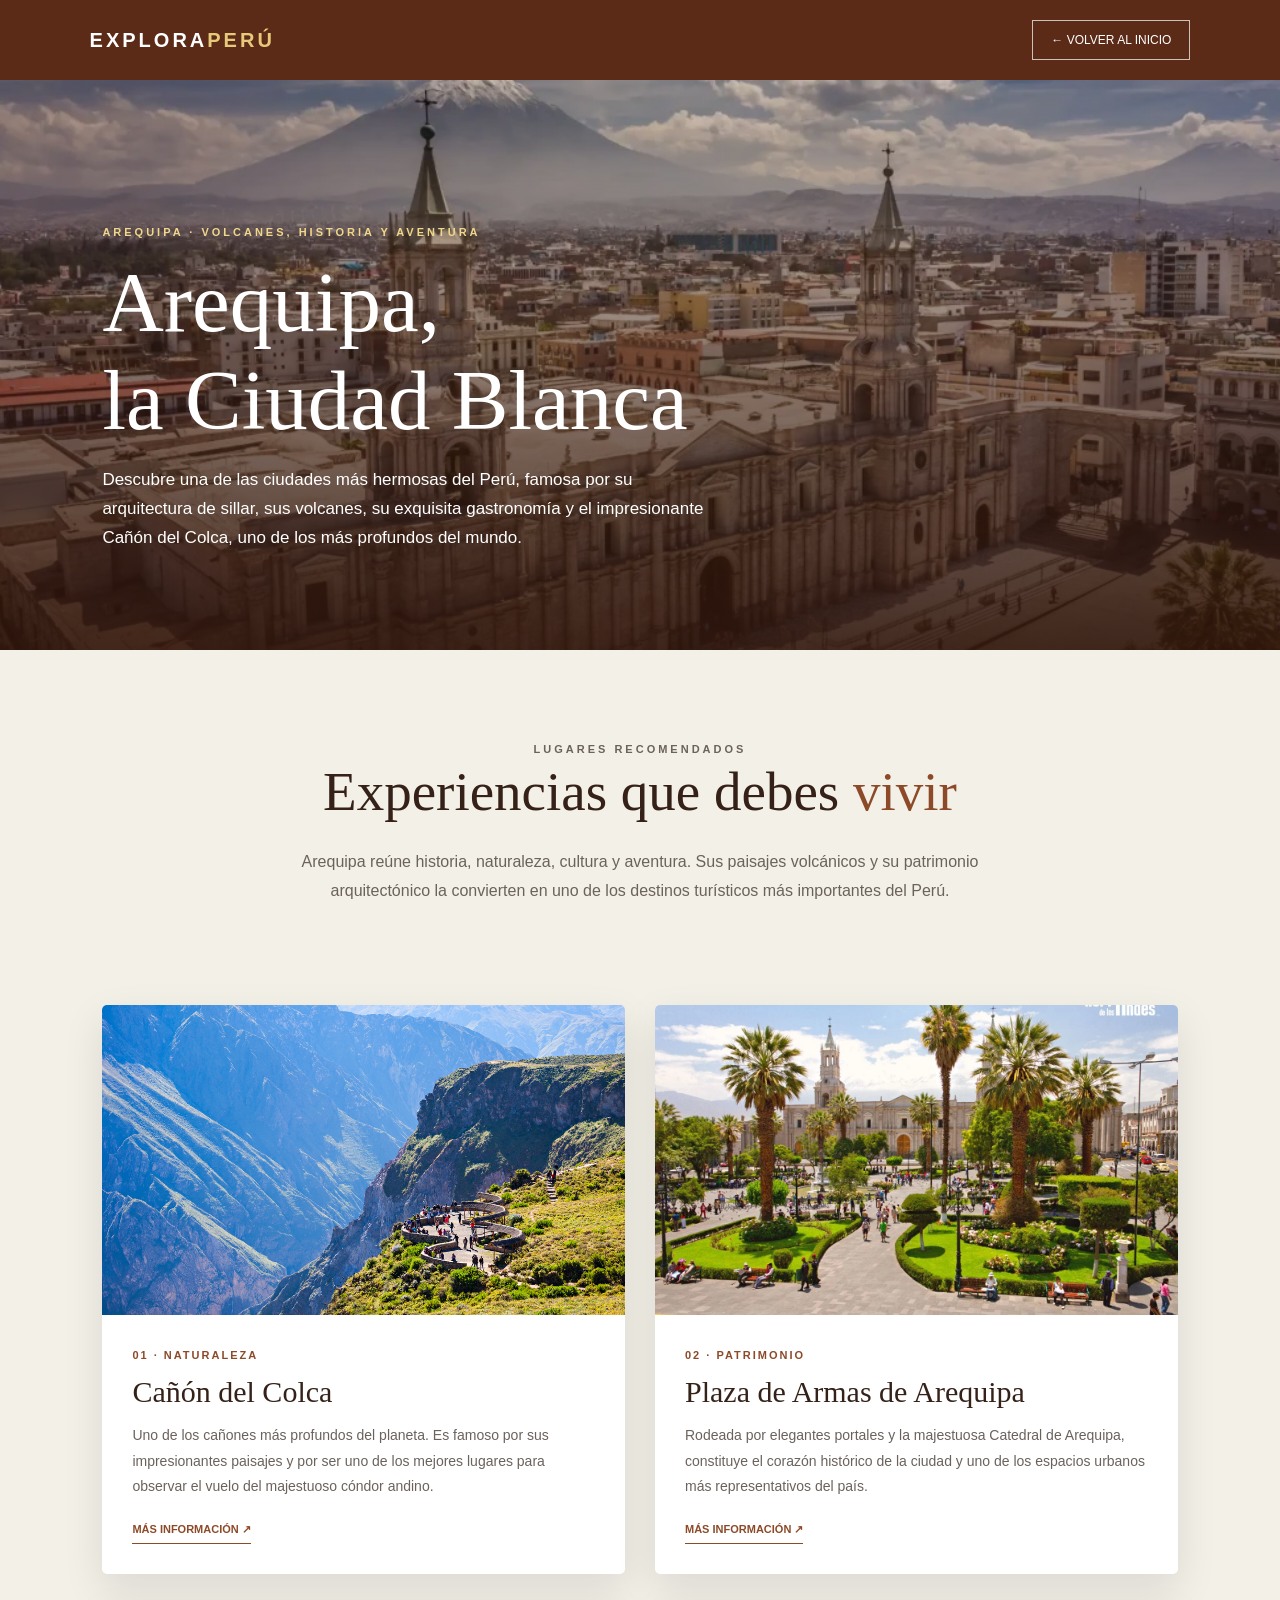
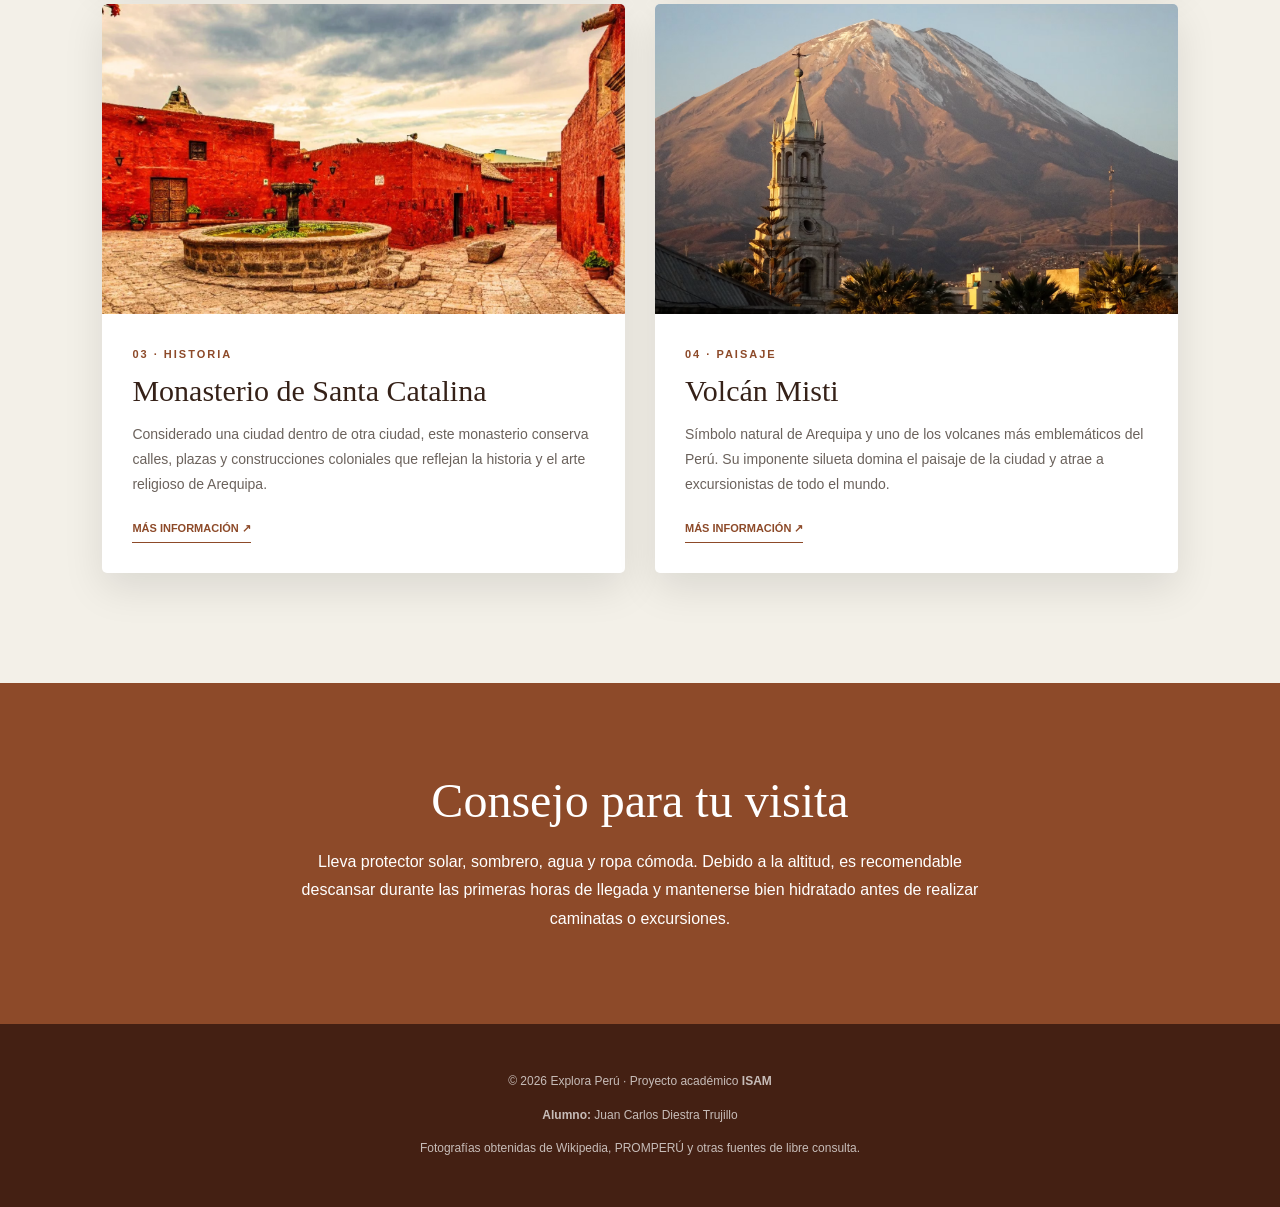
<file: arequipa.html>
<!DOCTYPE html>
<html lang="es">
<head>
    <meta charset="UTF-8">
    <meta name="viewport" content="width=device-width, initial-scale=1.0">
    <title>Arequipa | Cañón del Colca | Explora Perú</title>

    <!-- Hoja de estilos -->
    <link rel="stylesheet" href="css/arequipa.css">
</head>

<body>

    <!-- ENCABEZADO -->
    <header>

        <a href="index.html" class="logo">
            EXPLORA<span>PERÚ</span>
        </a>

        <a href="index.html" class="regresar">
            ← VOLVER AL INICIO
        </a>

    </header>

    <main>

        <!-- PORTADA -->
        <section class="portada-arequipa">

            <div class="contenido-portada">

                <p class="etiqueta">
                    AREQUIPA · VOLCANES, HISTORIA Y AVENTURA
                </p>

                <h1>Arequipa,<br>la Ciudad Blanca</h1>

                <p>
                    Descubre una de las ciudades más hermosas del Perú,
                    famosa por su arquitectura de sillar, sus volcanes,
                    su exquisita gastronomía y el impresionante Cañón del Colca,
                    uno de los más profundos del mundo.
                </p>

            </div>

        </section>

        <!-- INTRODUCCIÓN -->
        <section class="introduccion">

            <p class="etiqueta">
                LUGARES RECOMENDADOS
            </p>

            <h2>
                Experiencias que debes <span>vivir</span>
            </h2>

            <p>
                Arequipa reúne historia, naturaleza, cultura y aventura.
                Sus paisajes volcánicos y su patrimonio arquitectónico la
                convierten en uno de los destinos turísticos más importantes
                del Perú.
            </p>

        </section>

        <!-- LUGARES -->
        <section class="lugares">

            <!-- LUGAR 1 -->
            <article class="lugar">

                <img src="imagenes/canion_del_colca.png"
                     alt="Cañón del Colca">

                <div class="informacion">

                    <span class="numero">
                        01 · NATURALEZA
                    </span>

                    <h3>Cañón del Colca</h3>

                    <p>
                        Uno de los cañones más profundos del planeta.
                        Es famoso por sus impresionantes paisajes y por ser
                        uno de los mejores lugares para observar el vuelo del
                        majestuoso cóndor andino.
                    </p>

                    <a class="detalle"
                       href="https://es.wikipedia.org/wiki/Valle_del_Colca"
                       target="_blank"
                       rel="noopener noreferrer">

                        MÁS INFORMACIÓN ↗

                    </a>

                </div>

            </article>

            <!-- LUGAR 2 -->
            <article class="lugar">

                <img src="imagenes/plaza_de_armas_arequipa.png"
                     alt="Plaza de Armas de Arequipa">

                <div class="informacion">

                    <span class="numero">
                        02 · PATRIMONIO
                    </span>

                    <h3>Plaza de Armas de Arequipa</h3>

                    <p>
                        Rodeada por elegantes portales y la majestuosa
                        Catedral de Arequipa, constituye el corazón histórico
                        de la ciudad y uno de los espacios urbanos más
                        representativos del país.
                    </p>

                    <a class="detalle"
                       href="https://es.wikipedia.org/wiki/Plaza_de_Armas_de_Arequipa"
                       target="_blank"
                       rel="noopener noreferrer">

                        MÁS INFORMACIÓN ↗

                    </a>

                </div>

            </article>

            <!-- LUGAR 3 -->
            <article class="lugar">

                <img src="imagenes/monasterio_santa_catalina.png"
                     alt="Monasterio de Santa Catalina">

                <div class="informacion">

                    <span class="numero">
                        03 · HISTORIA
                    </span>

                    <h3>Monasterio de Santa Catalina</h3>

                    <p>
                        Considerado una ciudad dentro de otra ciudad,
                        este monasterio conserva calles, plazas y construcciones
                        coloniales que reflejan la historia y el arte religioso
                        de Arequipa.
                    </p>

                    <a class="detalle"
                       href="https://es.wikipedia.org/wiki/Monasterio_de_Santa_Catalina_(Arequipa)"
                       target="_blank"
                       rel="noopener noreferrer">

                        MÁS INFORMACIÓN ↗

                    </a>

                </div>

            </article>

            <!-- LUGAR 4 -->
            <article class="lugar">

                <img src="imagenes/volcan_misti.png"
                     alt="Volcán Misti">

                <div class="informacion">

                    <span class="numero">
                        04 · PAISAJE
                    </span>

                    <h3>Volcán Misti</h3>

                    <p>
                        Símbolo natural de Arequipa y uno de los volcanes más
                        emblemáticos del Perú. Su imponente silueta domina el
                        paisaje de la ciudad y atrae a excursionistas de todo
                        el mundo.
                    </p>

                    <a class="detalle"
                       href="https://es.wikipedia.org/wiki/Misti"
                       target="_blank"
                       rel="noopener noreferrer">

                        MÁS INFORMACIÓN ↗

                    </a>

                </div>

            </article>

        </section>

        <!-- RECOMENDACIÓN -->
        <section class="recomendacion">

            <h2>Consejo para tu visita</h2>

            <p>
                Lleva protector solar, sombrero, agua y ropa cómoda.
                Debido a la altitud, es recomendable descansar durante las
                primeras horas de llegada y mantenerse bien hidratado antes
                de realizar caminatas o excursiones.
            </p>

        </section>

    </main>

    <!-- PIE DE PÁGINA -->
    <footer>

        <p>
            © 2026 Explora Perú · Proyecto académico
            <strong>ISAM</strong>
        </p>

        <p>
            <strong>Alumno:</strong> Juan Carlos Diestra Trujillo
        </p>

        <p>
            Fotografías obtenidas de Wikipedia, PROMPERÚ y
            otras fuentes de libre consulta.
        </p>

    </footer>

</body>
</html>
</file>
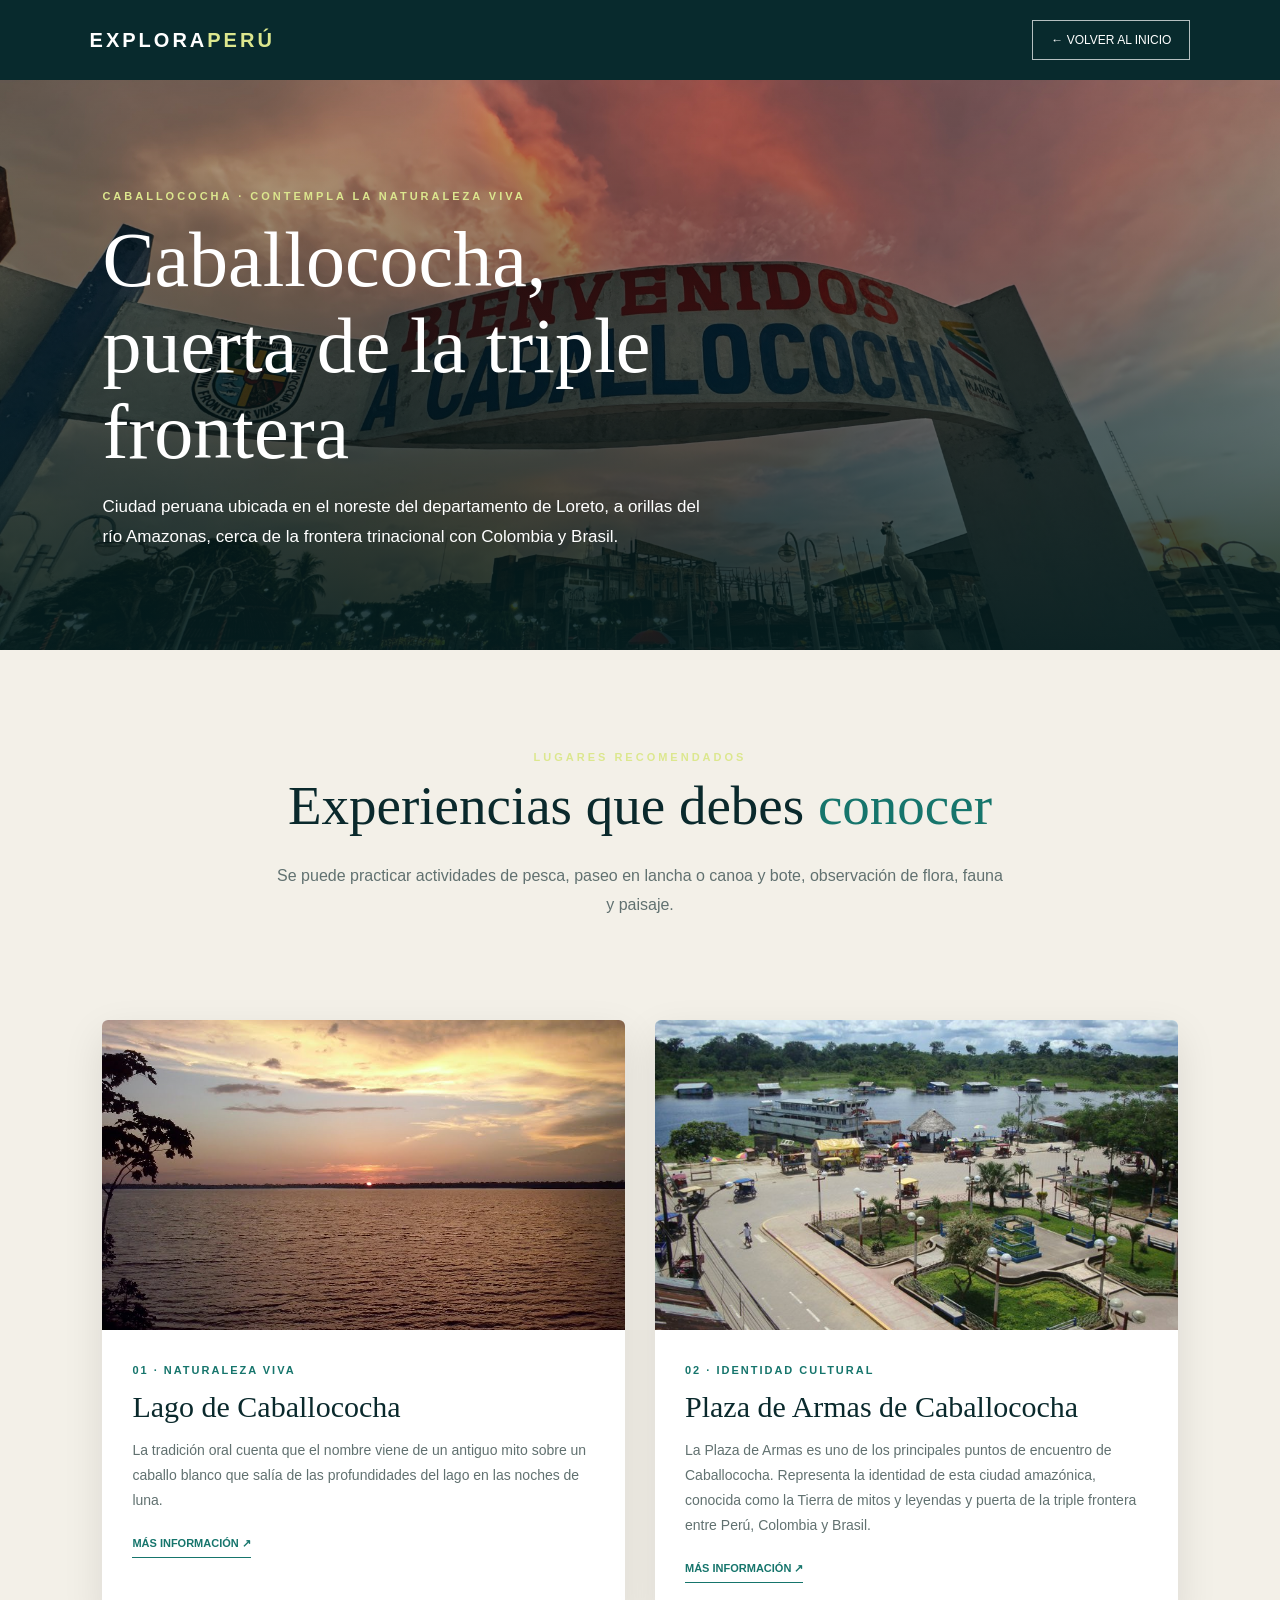
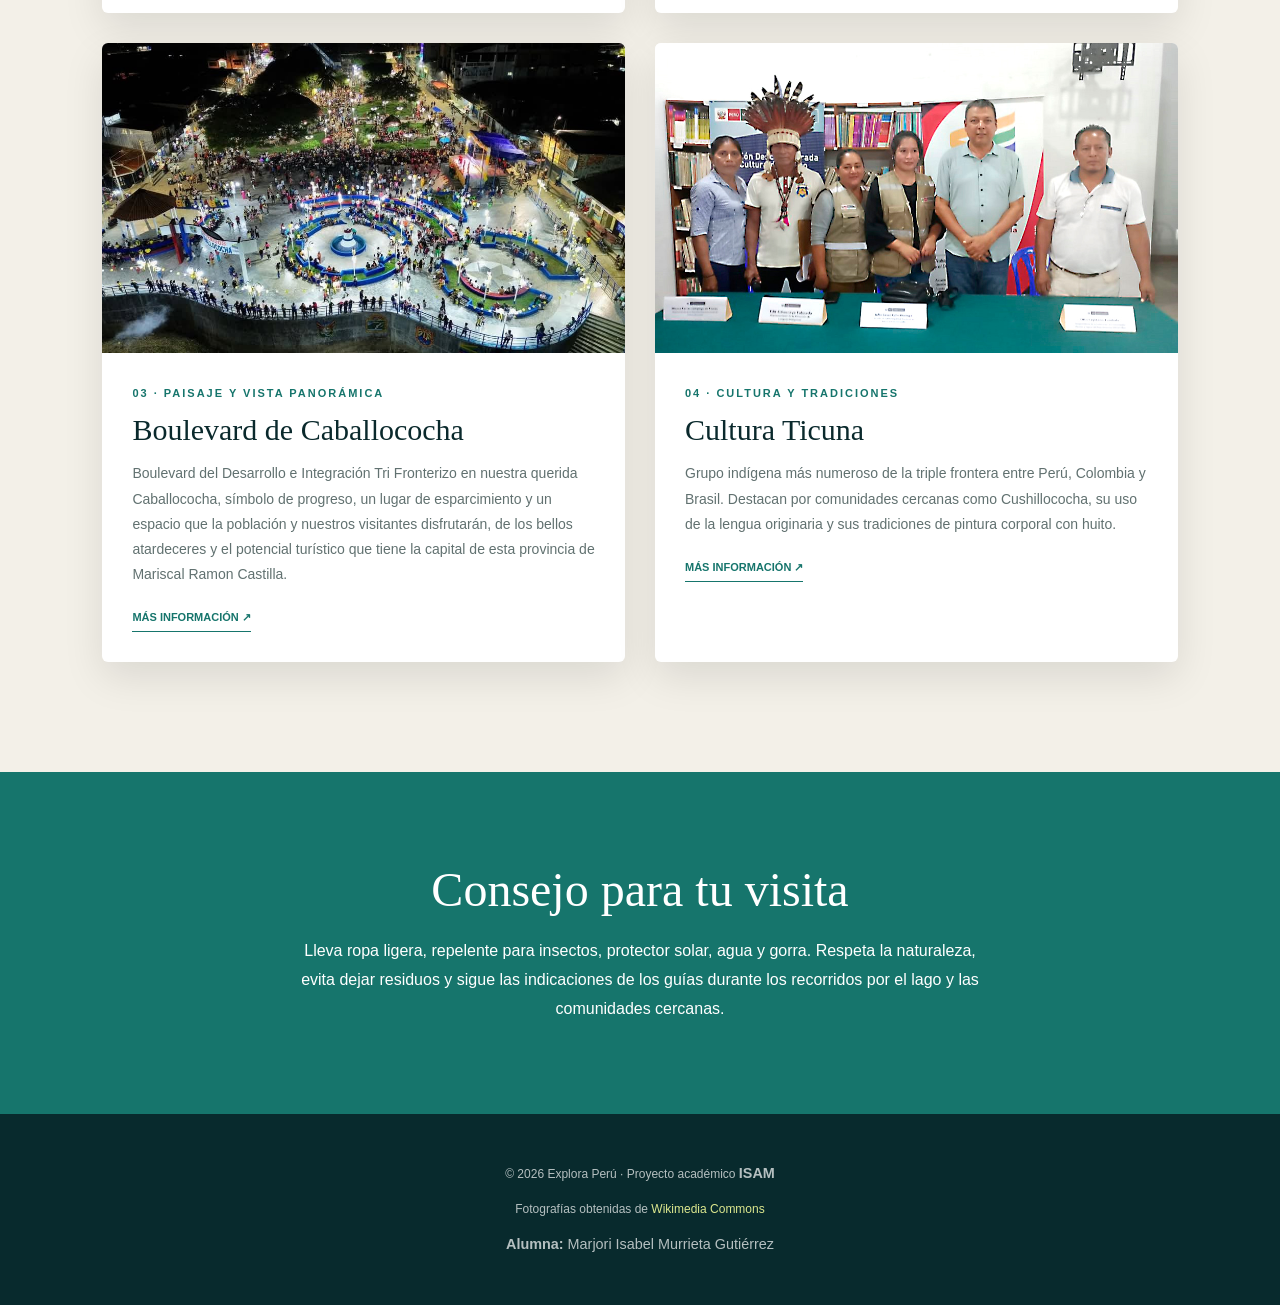
<file: caballococha.html>
<!DOCTYPE html>
<html lang="es">
<head>
    <meta charset="UTF-8">
    <meta name="viewport" content="width=device-width, initial-scale=1.0">
    <title>Caballococha | Tierra de Mitos y Leyendas | Explora Perú</title>
    <!-- Conectamos el archivo de cc.css -->
     <link rel="stylesheet" href="css/caballococha.css">
</head>
<body>
    <!-- ENCABEZADO -->
    <header>
        <a href="index.html" class="logo">
            EXPLORA<span>PERÚ</span>
        </a>

        <a href="index.html" class="regresar">
            ← VOLVER AL INICIO
        </a>
    </header>

    <main>

        <!-- PORTADA DE CABALLOCOCHA -->
        <section class="portada-caballococha">
            <div class="contenido-portada">

                <p class="etiqueta">
                    CABALLOCOCHA · CONTEMPLA LA NATURALEZA VIVA
                </p>

                <h1>Caballococha,<br>puerta de la triple frontera</h1>

                <p>
                    Ciudad peruana ubicada en el noreste del departamento de Loreto,
                     a orillas del río Amazonas, cerca de la frontera trinacional con
                      Colombia y Brasil.
                </p>
            </div>
        </section>

        <!-- INTRODUCCIÓN -->
        <section class="introduccion">

            <p class="etiqueta">LUGARES RECOMENDADOS</p>

            <h2>
                Experiencias que debes <span>conocer</span>
            </h2>

            <p>
                Se puede practicar actividades de pesca,
                paseo en lancha o canoa y bote, observación de flora, 
                fauna y paisaje.
            </p>
        </section>

        <!-- TARJETAS DE LUGARES -->
        <section class="lugares">

            <!-- LUGAR 1 -->
            <article class="lugar">

                <img src="imagenes/lago_caballo_cocha.png"
                    alt="Lago de Caballococha">

                <div class="informacion">

                    <span class="numero">
                        01 · NATURALEZA VIVA
                    </span>

                    <h3>Lago de Caballococha</h3>

                    <p>
                         La tradición oral cuenta que el nombre
                          viene de un antiguo mito sobre un caballo blanco
                         que salía de las profundidades del lago en las noches de luna. 
                    </p>

                    <a class="detalle"
                        href="https://consultasenlinea.mincetur.gob.pe/fichaInventario/index.aspx?cod_Ficha=10316"
                        target="_blank"
                        rel="noopener noreferrer">

                        MÁS INFORMACIÓN ↗
                    </a>
                </div>
            </article>

            <!-- LUGAR 2 -->
            <article class="lugar">

                <img src="imagenes/plaza_caballo_cocha.png"
                    alt="Plaza de Armas de Caballococha">

                <div class="informacion">

                    <span class="numero">
                        02 · IDENTIDAD CULTURAL
                    </span>

                    <h3>Plaza de Armas de Caballococha</h3>

                    <p>
                        La Plaza de Armas es uno de los principales puntos
                        de encuentro de Caballococha. Representa la identidad
                        de esta ciudad amazónica, conocida como la Tierra de 
                        mitos y leyendas y puerta de la triple frontera entre 
                        Perú, Colombia y Brasil.
                    </p>

                    <a class="detalle"
                        href="https://es.wikipedia.org/wiki/Caballococha"
                        target="_blank"
                        rel="noopener noreferrer">
                        MÁS INFORMACIÓN ↗
                    </a>
                </div>
            </article>
           

            <!-- LUGAR 3 -->
            <article class="lugar">

                <img src="imagenes/boulevard_caballo_cocha.png"
                    alt="Boulevard de Caballococha">

                <div class="informacion">

                    <span class="numero">
                        03 · PAISAJE Y VISTA PANORÁMICA
                    </span>

                    <h3>Boulevard de Caballococha</h3>

                    <p>
                        Boulevard del Desarrollo e Integración Tri Fronterizo en nuestra querida Caballococha,
                         símbolo de progreso, un lugar de esparcimiento y un espacio que la población y
                          nuestros visitantes disfrutarán, de los bellos atardeceres y el potencial 
                          turístico que tiene la capital de esta provincia de Mariscal Ramon Castilla.
                    </p>

                    <a class="detalle"
                        href="https://diariolaregion.com/alcalde-julio-kahn-inauguro-boulevard-del-desarrollo-e-integracion-fronteriza/"
                        target="_blank"
                        rel="noopener noreferrer">

                        MÁS INFORMACIÓN ↗
                    </a>
                </div>
            </article>

            <!-- LUGAR 4 -->
            <article class="lugar">

                <img src="imagenes/curso_lengua_ticuna.png"
                    alt="Comunidad ticuna de Caballococha">

                <div class="informacion">

                    <span class="numero">
                        04 · CULTURA Y TRADICIONES
                    </span>

                    <h3>Cultura Ticuna</h3>

                    <p>
                    Grupo indígena más numeroso de la triple frontera entre
                     Perú, Colombia y Brasil. Destacan por comunidades cercanas como Cushillococha,
                      su uso de la lengua originaria y sus tradiciones de pintura corporal con huito. 
                    </p>

                    <a class="detalle"
                        href="https://diariolaregion.com/en-caballo-cocha-municipalidad-y-ministerio-de-cultura-dictan-curso-gratis-de-lengua-ticuna/"
                        target="_blank"
                        rel="noopener noreferrer">

                        MÁS INFORMACIÓN ↗
                    </a>
                </div>
            </article>

        </section>

        <!-- RECOMENDACIÓN -->
        <section class="recomendacion">

            <h2>Consejo para tu visita</h2>

            <p>
                Lleva ropa ligera, repelente para insectos, 
                protector solar, agua y gorra. Respeta la naturaleza, 
                evita dejar residuos y sigue las indicaciones de los 
                guías durante los recorridos por el lago y las 
                comunidades cercanas.
            </p>
        </section>

    </main>

    <!-- PIE DE PÁGINA -->
    <footer>

        <p>
            © 2026 Explora Perú · Proyecto académico
            <big><strong>ISAM</strong></big>
        </p>

        <p>
            Fotografías obtenidas de
            <a href="https://es.wikipedia.org/wiki/Caballococha#Turismo"
                target="_blank"
                rel="noopener noreferrer">

                Wikimedia Commons
            </a>
        </p>

        <p>
            <big>
                <strong>
                    Alumna:
                </strong>
                Marjori Isabel Murrieta Gutiérrez
            </big>
        </p>
    </footer>
</body>
</html>
</file>
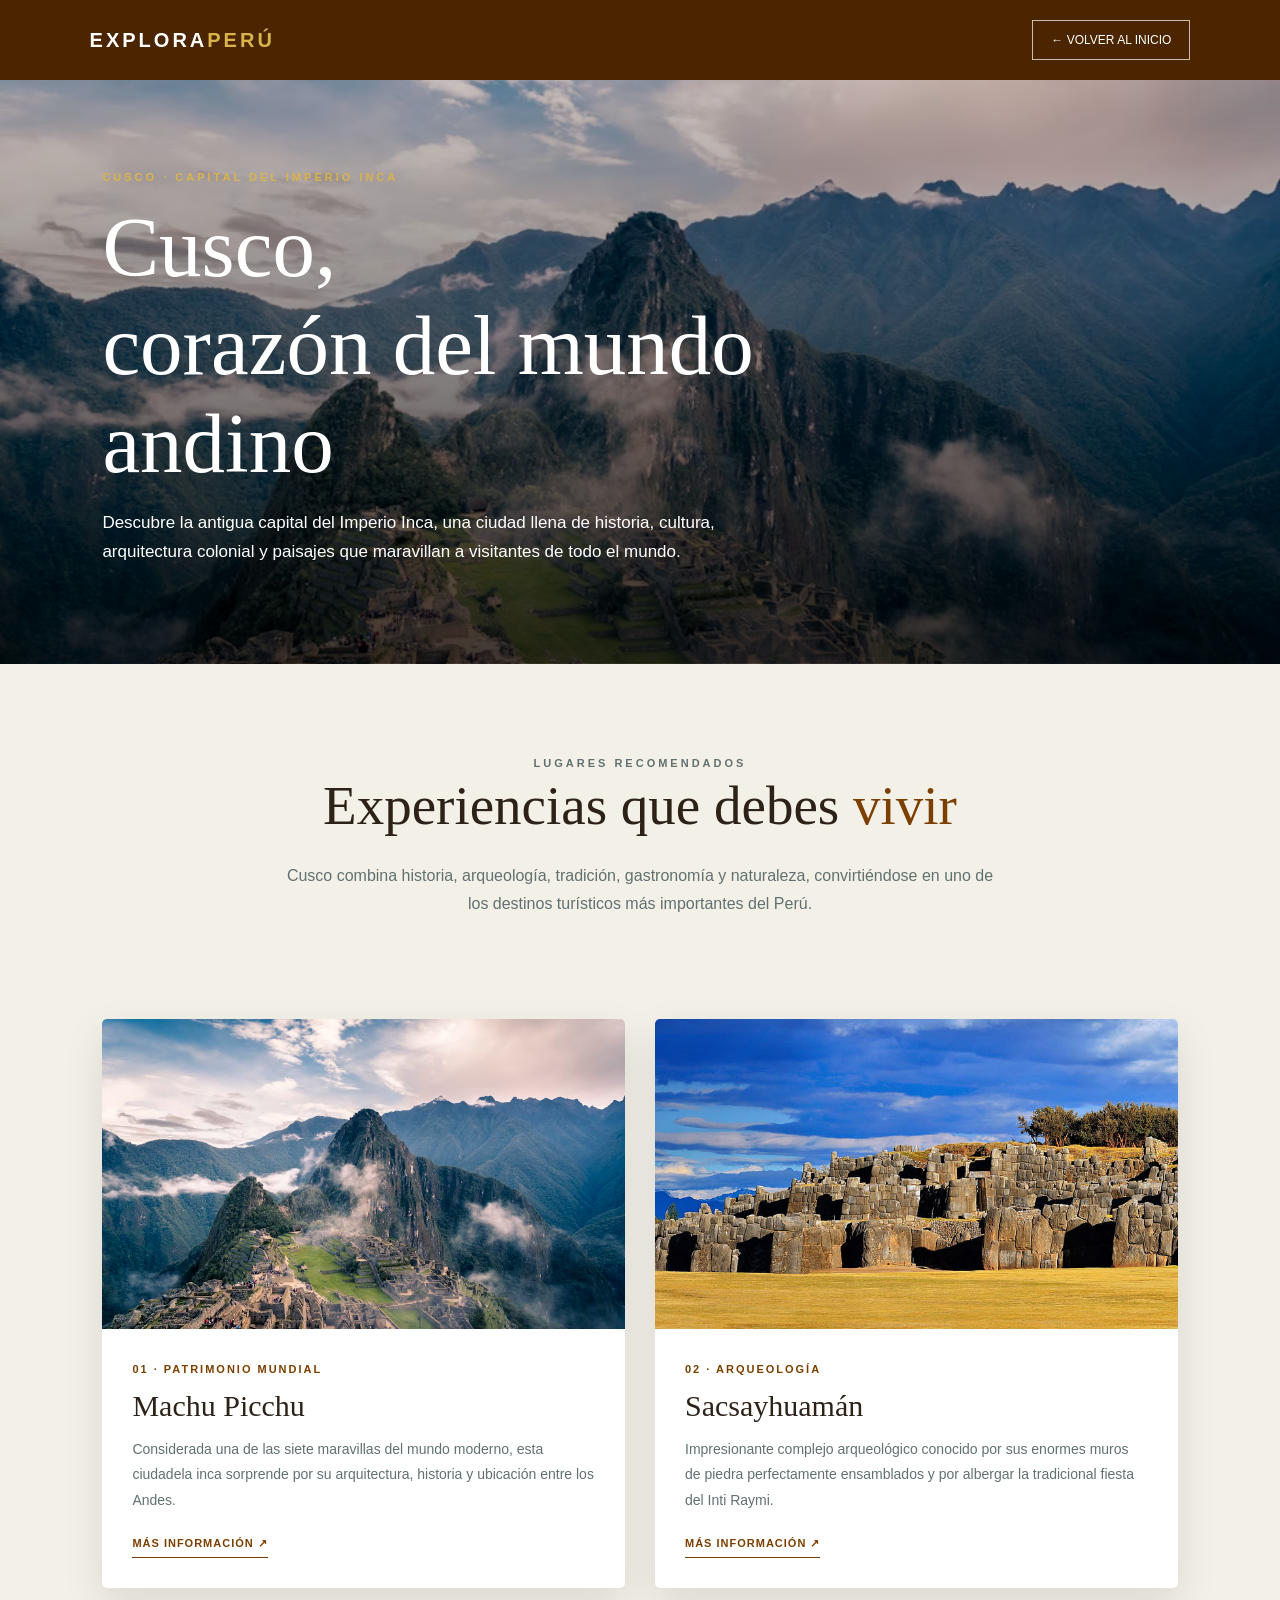
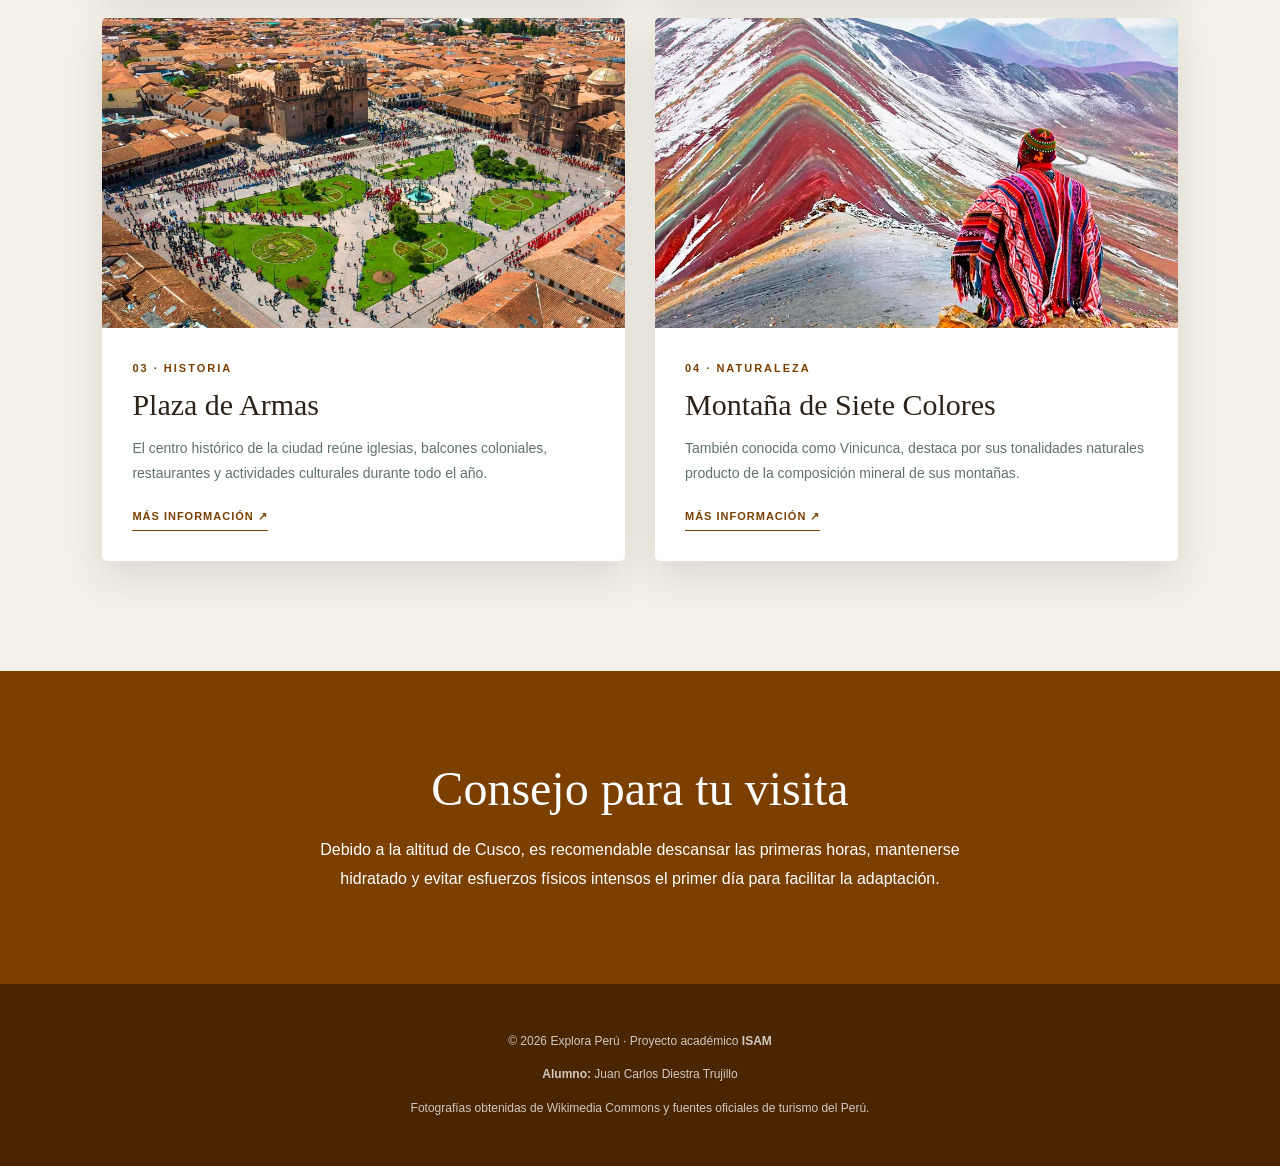
<file: cusco.html>
<!DOCTYPE html>
<html lang="es">
<head>
    <meta charset="UTF-8">
    <meta name="viewport" content="width=device-width, initial-scale=1.0">
    <title>Cusco | Capital Histórica del Perú | Explora Perú</title>

    <!-- Hoja de estilos -->
    <link rel="stylesheet" href="css/cusco.css">
</head>

<body>

    <!-- ENCABEZADO -->
    <header>

        <a href="index.html" class="logo">
            EXPLORA<span>PERÚ</span>
        </a>

        <a href="index.html" class="regresar">
            ← VOLVER AL INICIO
        </a>

    </header>

    <main>

        <!-- PORTADA -->
        <section class="portada-cusco">

            <div class="contenido-portada">

                <p class="etiqueta">
                    CUSCO · CAPITAL DEL IMPERIO INCA
                </p>

                <h1>Cusco,<br>corazón del mundo andino</h1>

                <p>
                    Descubre la antigua capital del Imperio Inca,
                    una ciudad llena de historia, cultura, arquitectura
                    colonial y paisajes que maravillan a visitantes de
                    todo el mundo.
                </p>

            </div>

        </section>

        <!-- INTRODUCCIÓN -->

        <section class="introduccion">

            <p class="etiqueta">
                LUGARES RECOMENDADOS
            </p>

            <h2>
                Experiencias que debes <span>vivir</span>
            </h2>

            <p>
                Cusco combina historia, arqueología, tradición,
                gastronomía y naturaleza, convirtiéndose en uno de los
                destinos turísticos más importantes del Perú.
            </p>

        </section>

        <!-- LUGARES -->

        <section class="lugares">

            <!-- MACHU PICCHU -->

            <article class="lugar">

                <img
                    src="imagenes/machu_picchu.png"
                    alt="Machu Picchu">

                <div class="informacion">

                    <span class="numero">
                        01 · PATRIMONIO MUNDIAL
                    </span>

                    <h3>Machu Picchu</h3>

                    <p>
                        Considerada una de las siete maravillas del mundo
                        moderno, esta ciudadela inca sorprende por su
                        arquitectura, historia y ubicación entre los Andes.
                    </p>

                    <a class="detalle"
                        href="https://whc.unesco.org/en/list/274/"
                        target="_blank"
                        rel="noopener noreferrer">

                        MÁS INFORMACIÓN ↗
                    </a>

                </div>

            </article>

            <!-- SACSAYHUAMÁN -->

            <article class="lugar">

                <img
                    src="imagenes/sacsayhuaman.png"
                    alt="Sacsayhuamán">

                <div class="informacion">

                    <span class="numero">
                        02 · ARQUEOLOGÍA
                    </span>

                    <h3>Sacsayhuamán</h3>

                    <p>
                        Impresionante complejo arqueológico conocido por
                        sus enormes muros de piedra perfectamente
                        ensamblados y por albergar la tradicional fiesta
                        del Inti Raymi.
                    </p>

                    <a class="detalle"
                        href="https://es.wikipedia.org/wiki/Sacsayhuam%C3%A1n"
                        target="_blank"
                        rel="noopener noreferrer">

                        MÁS INFORMACIÓN ↗
                    </a>

                </div>

            </article>

            <!-- PLAZA DE ARMAS -->

            <article class="lugar">

                <img
                    src="imagenes/plaza_de_armas_cusco.png"
                    alt="Plaza de Armas del Cusco">

                <div class="informacion">

                    <span class="numero">
                        03 · HISTORIA
                    </span>

                    <h3>Plaza de Armas</h3>

                    <p>
                        El centro histórico de la ciudad reúne iglesias,
                        balcones coloniales, restaurantes y actividades
                        culturales durante todo el año.
                    </p>

                    <a class="detalle"
                        href="https://es.wikipedia.org/wiki/Plaza_de_Armas_del_Cusco"
                        target="_blank"
                        rel="noopener noreferrer">

                        MÁS INFORMACIÓN ↗
                    </a>

                </div>

            </article>

            <!-- MONTAÑA DE SIETE COLORES -->

            <article class="lugar">

                <img
                    src="imagenes/montana_de_siete_colores.png"
                    alt="Montaña de Siete Colores">

                <div class="informacion">

                    <span class="numero">
                        04 · NATURALEZA
                    </span>

                    <h3>Montaña de Siete Colores</h3>

                    <p>
                        También conocida como Vinicunca, destaca por sus
                        tonalidades naturales producto de la composición
                        mineral de sus montañas.
                    </p>

                    <a class="detalle"
                        href="https://www.rainbowmountainperu.com/es/"
                        target="_blank"
                        rel="noopener noreferrer">

                        MÁS INFORMACIÓN ↗
                    </a>

                </div>

            </article>

        </section>

        <!-- RECOMENDACIÓN -->

        <section class="recomendacion">

            <h2>Consejo para tu visita</h2>

            <p>
                Debido a la altitud de Cusco, es recomendable descansar
                las primeras horas, mantenerse hidratado y evitar esfuerzos
                físicos intensos el primer día para facilitar la adaptación.
            </p>

        </section>

    </main>

    <!-- PIE DE PÁGINA -->

    <footer>

        <p>
            © 2026 Explora Perú · Proyecto académico
            <strong>ISAM</strong>
        </p>

        <p>
            <strong>Alumno:</strong> Juan Carlos Diestra Trujillo
        </p>

        <p>
            Fotografías obtenidas de Wikimedia Commons y fuentes oficiales
            de turismo del Perú.
        </p>

    </footer>

</body>
</html>
</file>
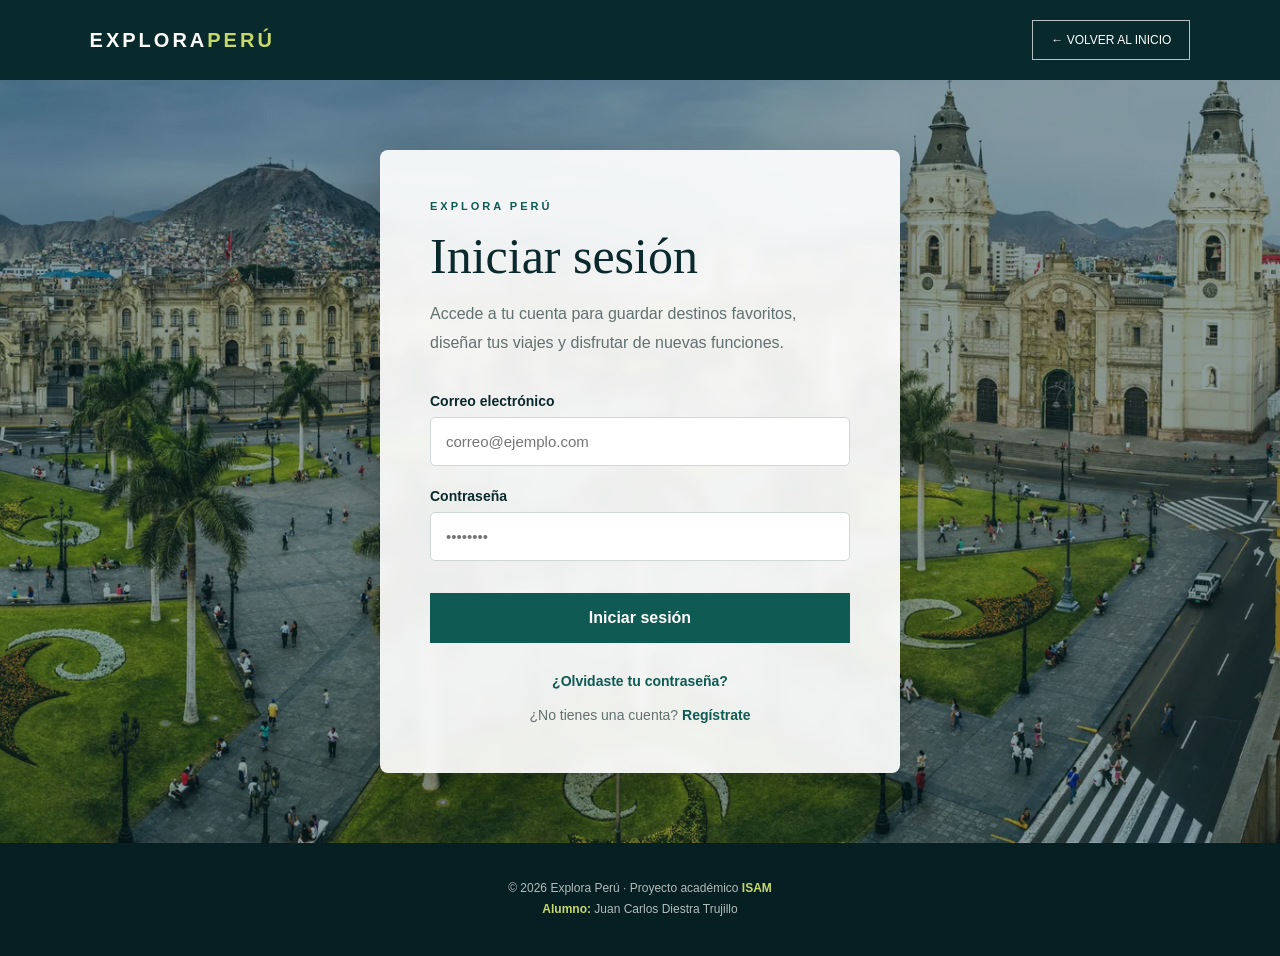
<file: login.html>
<!DOCTYPE html>
<html lang="es">
<head>
    <meta charset="UTF-8">
    <meta name="viewport" content="width=device-width, initial-scale=1.0">

    <title>Iniciar sesión | Explora Perú</title>

    <link rel="stylesheet" href="css/login.css">
</head>

<body>

    <!-- ENCABEZADO -->
    <header>

        <a href="index.html" class="logo">
            EXPLORA<span>PERÚ</span>
        </a>

        <a href="index.html" class="regresar">
            ← VOLVER AL INICIO
        </a>

    </header>

    <main>

        <!-- INICIO DE SESIÓN -->
        <section class="login">

            <div class="contenedor-login">

                <p class="etiqueta">
                    EXPLORA PERÚ
                </p>

                <h1>Iniciar sesión</h1>

                <p class="descripcion">
                    Accede a tu cuenta para guardar destinos favoritos,
                    diseñar tus viajes y disfrutar de nuevas funciones.
                </p>

                <form id="formLogin">

                    <!-- Correo -->
                    <div class="campo">

                        <label for="correo">
                            Correo electrónico
                        </label>

                        <input
                            type="email"
                            id="correo"
                            name="correo"
                            placeholder="correo@ejemplo.com"
                            required>

                    </div>

                    <!-- Contraseña -->
                    <div class="campo">

                        <label for="password">
                            Contraseña
                        </label>

                        <input
                            type="password"
                            id="password"
                            name="password"
                            placeholder="••••••••"
                            required>

                    </div>

                    <button type="submit">
                        Iniciar sesión
                    </button>

                </form>

                <div class="opciones">

                    <a href="#">
                        ¿Olvidaste tu contraseña?
                    </a>

                    <p>
                        ¿No tienes una cuenta?
                        <a href="registro.html">
                            Regístrate
                        </a>
                    </p>

                </div>

            </div>

        </section>

    </main>

    <!-- PIE DE PÁGINA -->
    <footer>

        <p>
            © 2026 Explora Perú · Proyecto académico
            <strong>ISAM</strong>
        </p>

        <p>
            <strong>Alumno:</strong> Juan Carlos Diestra Trujillo
        </p>

    </footer>

    <script src="js/login.js"></script>

</body>
</html>
</file>
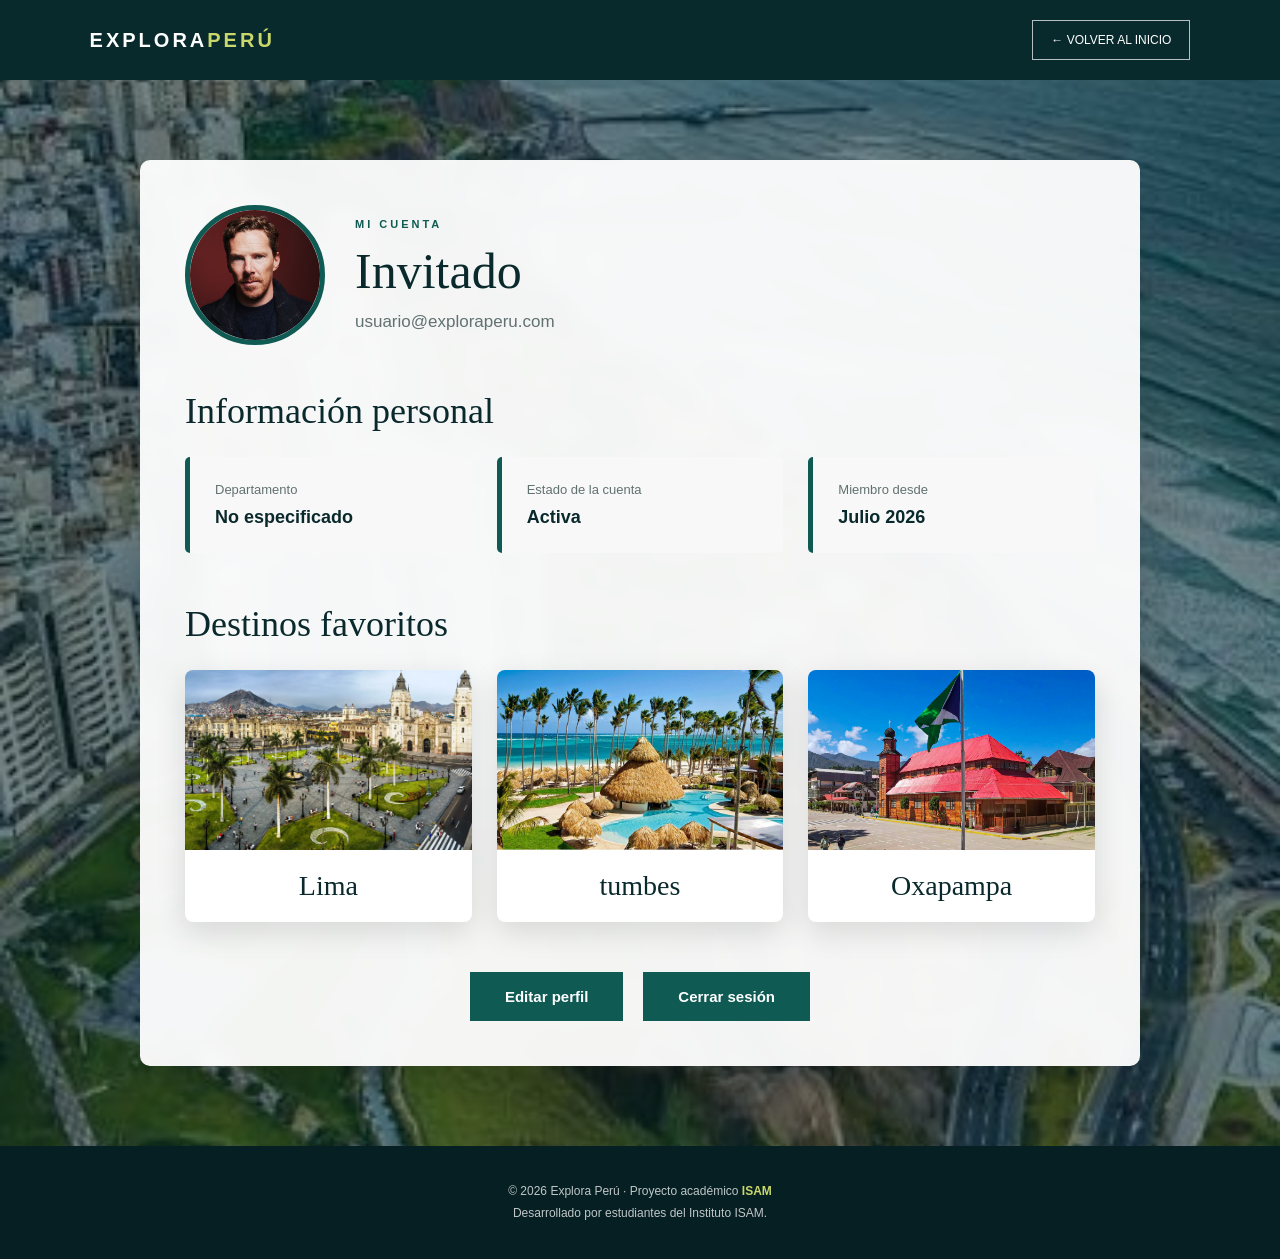
<file: mi_cuenta.html>
<!DOCTYPE html>
<html lang="es">
<head>
    <meta charset="UTF-8">
    <meta name="viewport" content="width=device-width, initial-scale=1.0">
    <title>Mi cuenta | Explora Perú</title>

    <!-- Hoja de estilos -->
    <link rel="stylesheet" href="css/mi_cuenta.css">
</head>

<body>

    <!-- ENCABEZADO -->
    <header>

        <a href="index.html" class="logo">
            EXPLORA<span>PERÚ</span>
        </a>

        <a href="index.html" class="regresar">
            ← VOLVER AL INICIO
        </a>

    </header>

    <main>

        <!-- PERFIL -->
        <section class="perfil">

            <div class="contenedor-perfil">

                <div class="cabecera-perfil">

                    <img
                        src="imagenes/usuario.png"
                        alt="Foto de perfil"
                        class="foto-perfil">

                    <div>

                        <p class="etiqueta">
                            MI CUENTA
                        </p>

                        <h1 id="nombreUsuario">
                            Juan Carlos Diestra
                        </h1>

                        <p class="correo" id="correoUsuario">
                            juan@correo.com
                        </p>

                    </div>

                </div>

                <!-- INFORMACIÓN -->

                <section class="informacion">

                    <h2>Información personal</h2>

                    <div class="datos">

                        <div class="dato">
                            <span>Departamento</span>
                            <strong id="departamentoUsuario">
                                Lima
                            </strong>
                        </div>

                        <div class="dato">
                            <span>Estado de la cuenta</span>
                            <strong>
                                Activa
                            </strong>
                        </div>

                        <div class="dato">
                            <span>Miembro desde</span>
                            <strong>
                                Julio 2026
                            </strong>
                        </div>

                    </div>

                </section>

                <!-- FAVORITOS -->

                <section class="favoritos">

                    <h2>Destinos favoritos</h2>

                    <div class="tarjetas">

                        <article class="tarjeta">

                            <img src="imagenes/plaza_mayor_de_lima.png"
                                 alt="Lima">

                            <h3>Lima</h3>

                        </article>

                        <article class="tarjeta">

                            <img src="imagenes/tumbes.png"
                                 alt="tumbes">

                            <h3>tumbes</h3>

                        </article>

                        <article class="tarjeta">

                            <img src="imagenes/oxapampa.png"
                                 alt="Oxapampa">

                            <h3>Oxapampa</h3>

                        </article>

                    </div>

                </section>

                <!-- ACCIONES -->

                <section class="acciones">

                    <button id="editarPerfil">
                        Editar perfil
                    </button>

                    <button id="cerrarSesion">
                        Cerrar sesión
                    </button>

                </section>

            </div>

        </section>

    </main>

    <!-- PIE DE PÁGINA -->

    <footer>

        <p>
            © 2026 Explora Perú · Proyecto académico
            <strong>ISAM</strong>
        </p>

        <p>
            Desarrollado por estudiantes del Instituto ISAM.
        </p>

    </footer>

    <script src="js/mi_cuenta.js"></script>

</body>
</html>
</file>
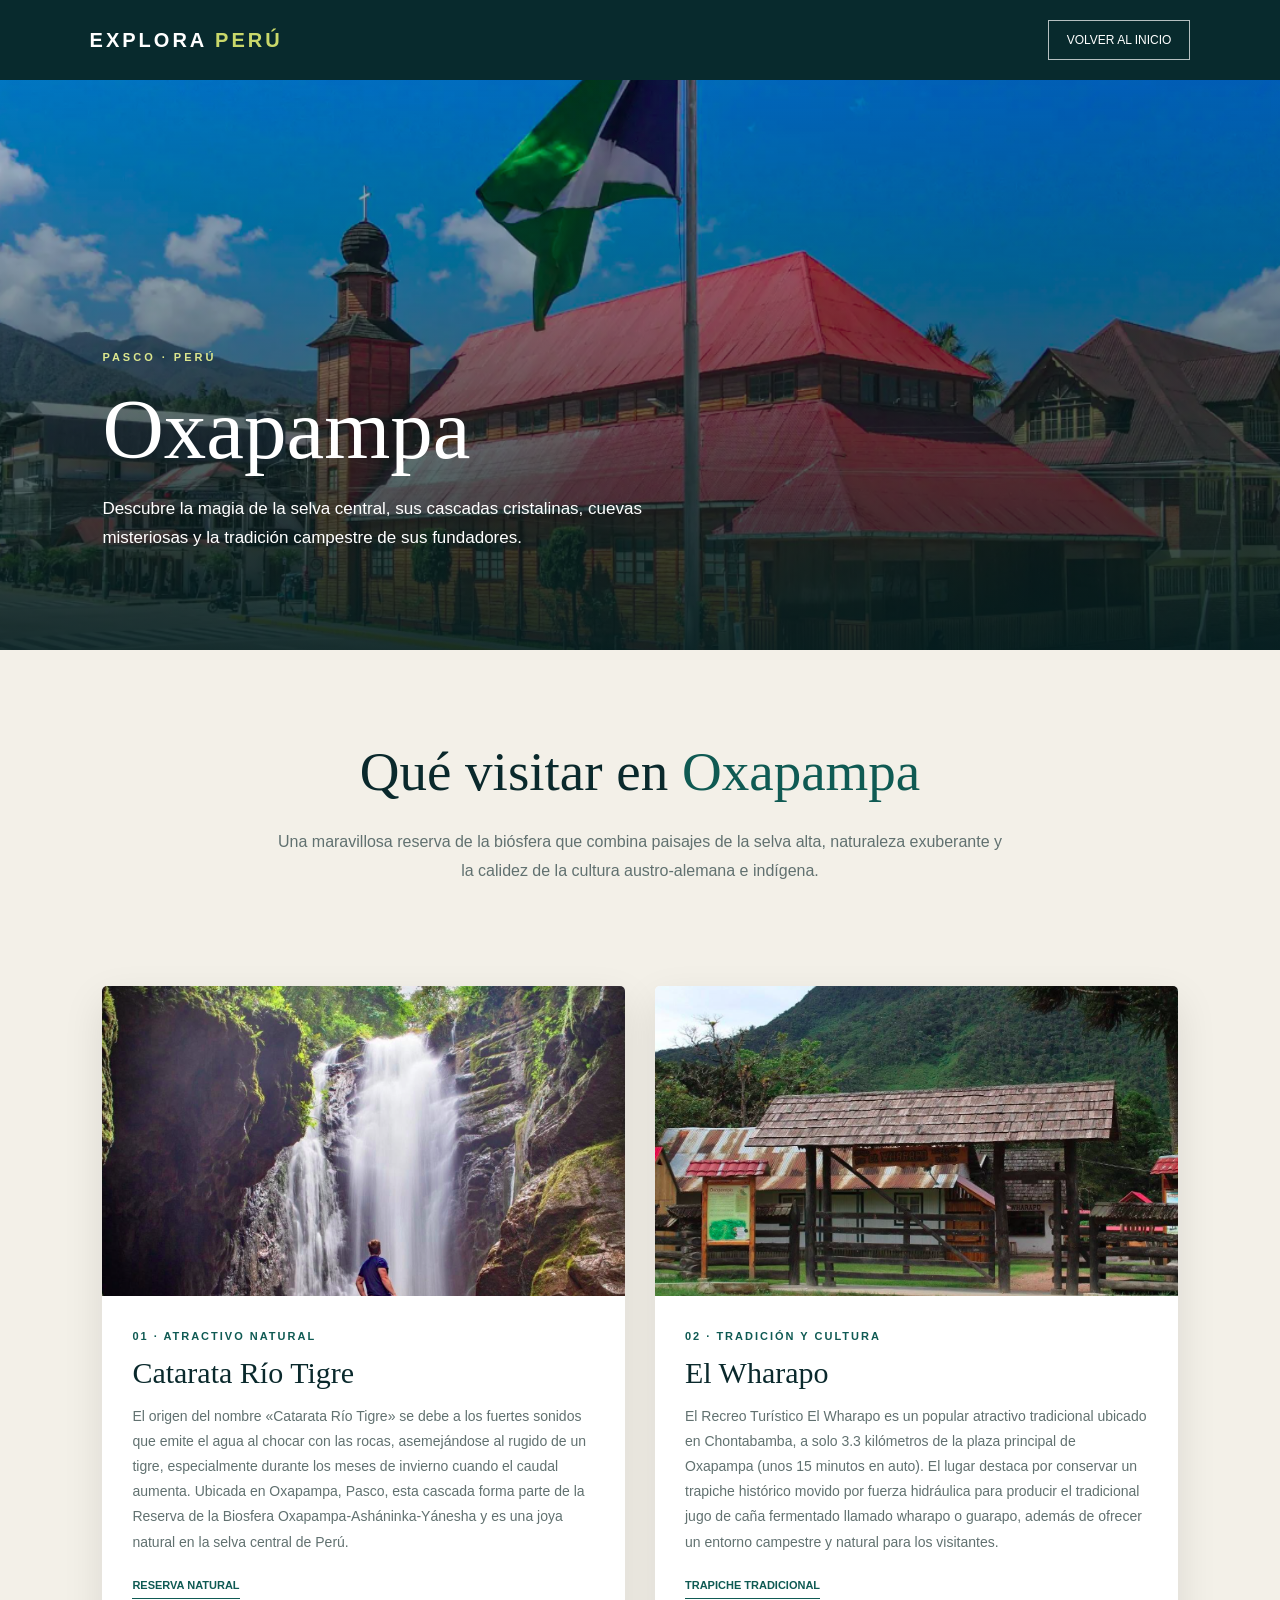
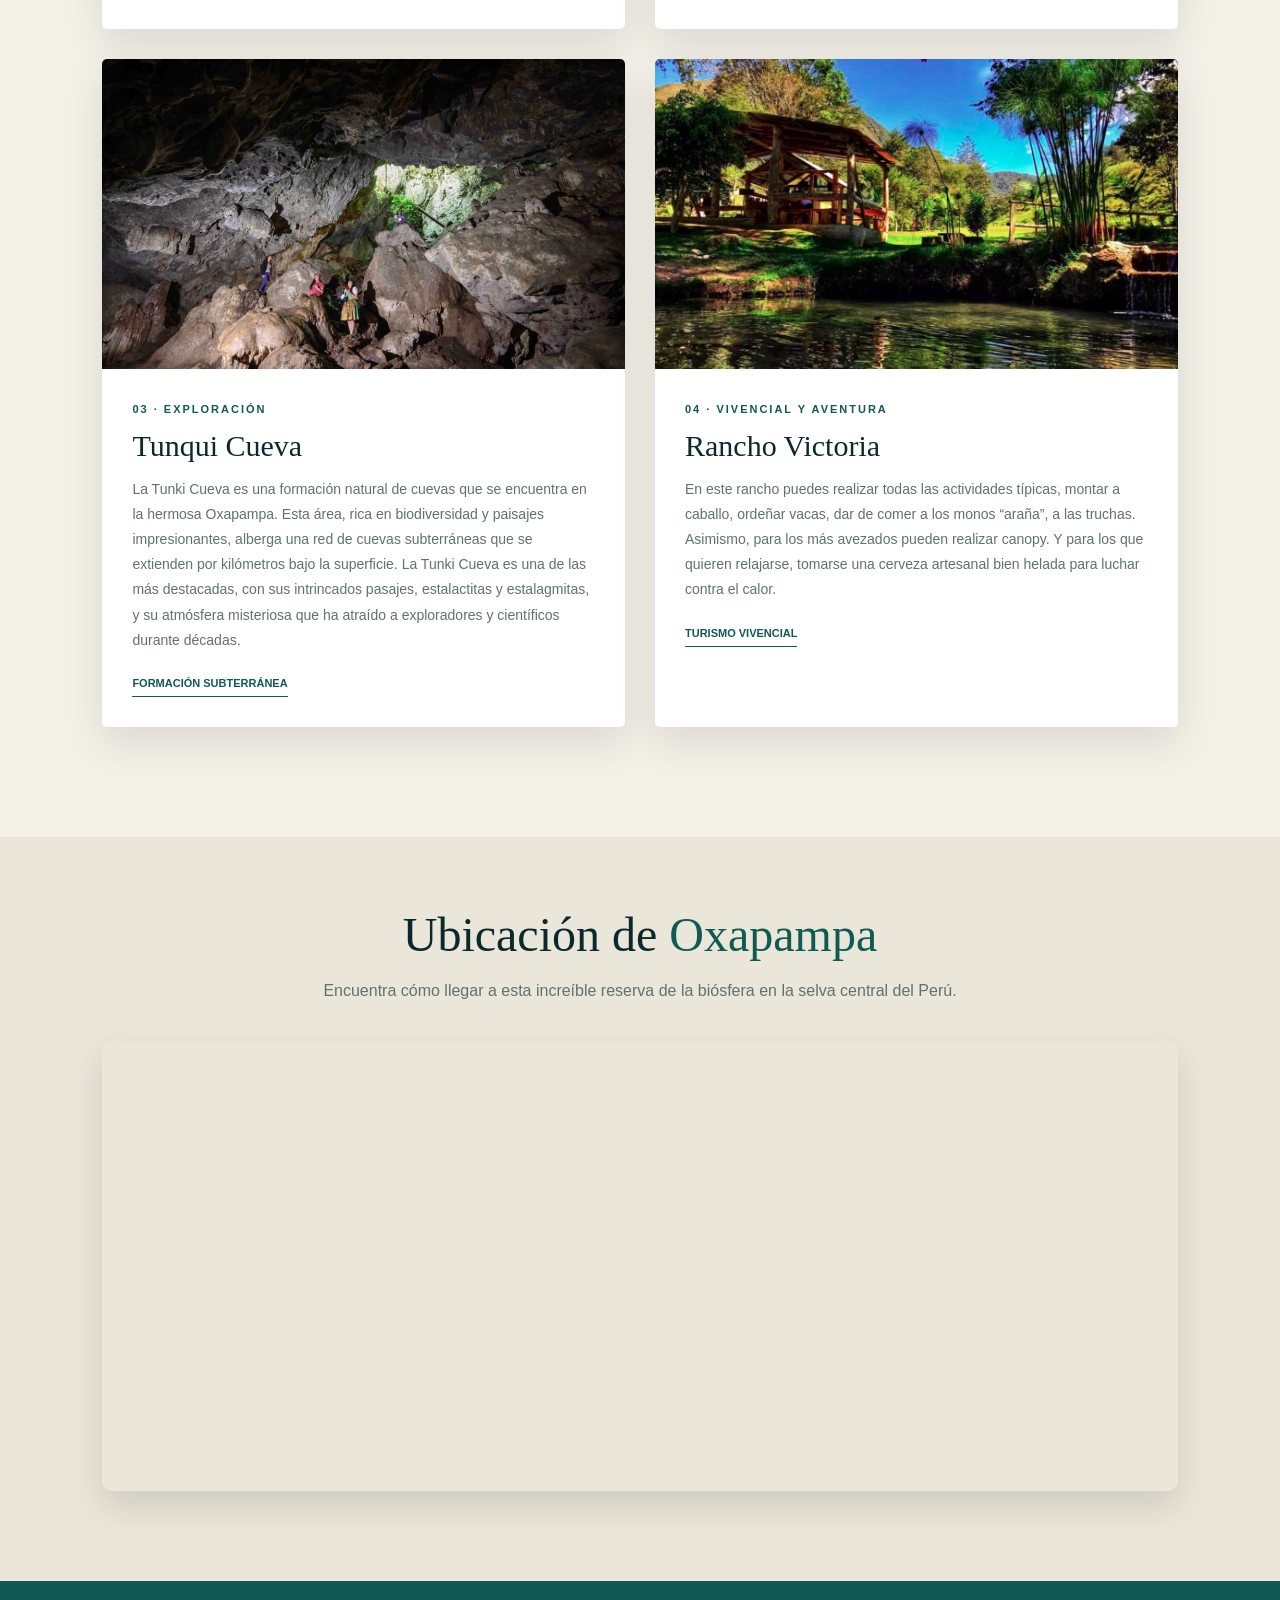
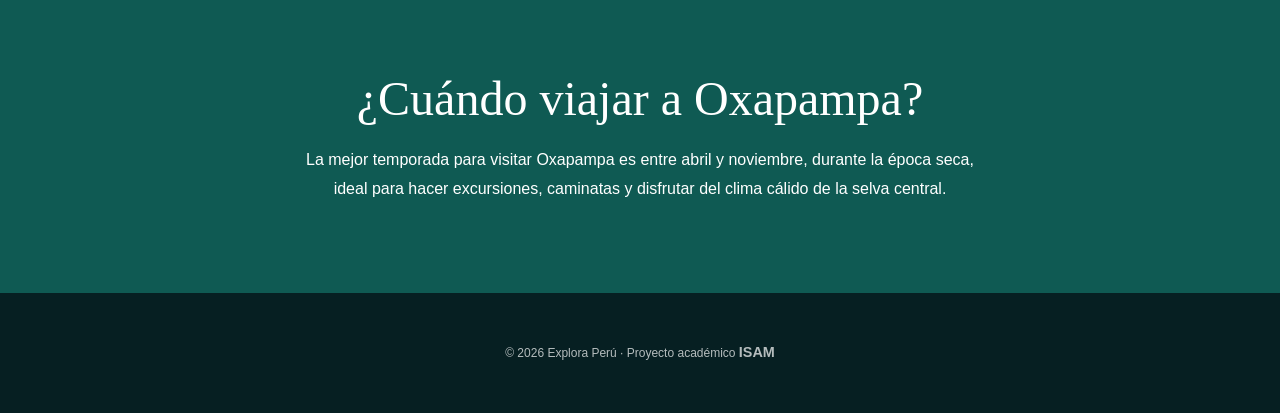
<file: oxapampa.html>
<!DOCTYPE html>
<html lang="es">

<head>
    <meta charset="UTF-8">
    <meta name="viewport" content="width=device-width, initial-scale=1.0">
    <title>Oxapampa · Explora Perú</title>
    <link rel="stylesheet" href="css/oxapampa.css">
</head>

<body>

    <header>
        <div class="logo">EXPLORA <span>PERÚ</span></div>
        <a href="index.html" class="regresar">VOLVER AL INICIO</a>
    </header>

    <section class="portada-oxapampa">
        <div class="contenido-portada">
            <span class="etiqueta">PASCO · PERÚ</span>
            <h1>Oxapampa</h1>
            <p>Descubre la magia de la selva central, sus cascadas cristalinas, cuevas misteriosas y la tradición campestre de sus fundadores.</p>
        </div>
    </section>

    <section class="introduccion">
        <h2>Qué visitar en <span>Oxapampa</span></h2>
        <p>Una maravillosa reserva de la biósfera que combina paisajes de la selva alta, naturaleza exuberante y la calidez de la cultura austro-alemana e indígena.</p>
    </section>

    <main class="lugares">

        <article class="lugar">
            <img src="imagenes/catarata_rio_tigre.png" alt="Catarata Río Tigre">
            <div class="informacion">
                <span class="numero">01 · ATRACTIVO NATURAL</span>
                <h3>Catarata Río Tigre</h3>
                <p>El origen del nombre «Catarata Río Tigre» se debe a los fuertes sonidos que emite el agua al chocar con las rocas, asemejándose al rugido de un tigre, especialmente durante los meses de invierno cuando el caudal aumenta. Ubicada en Oxapampa, Pasco, esta cascada forma parte de la Reserva de la Biosfera Oxapampa-Asháninka-Yánesha y es una joya natural en la selva central de Perú.</p>
                <span class="detalle">RESERVA NATURAL</span>
            </div>
        </article>

        <article class="lugar">
            <img src="imagenes/el_wharapo.png" alt="El Wharapo">
            <div class="informacion">
                <span class="numero">02 · TRADICIÓN Y CULTURA</span>
                <h3>El Wharapo</h3>
                <p>El Recreo Turístico El Wharapo es un popular atractivo tradicional ubicado en Chontabamba, a solo 3.3 kilómetros de la plaza principal de Oxapampa (unos 15 minutos en auto). El lugar destaca por conservar un trapiche histórico movido por fuerza hidráulica para producir el tradicional jugo de caña fermentado llamado wharapo o guarapo, además de ofrecer un entorno campestre y natural para los visitantes.</p>
                <span class="detalle">TRAPICHE TRADICIONAL</span>
            </div>
        </article>

        <article class="lugar">
            <img src="imagenes/tunqui_cueva.png" alt="Tunqui Cueva">
            <div class="informacion">
                <span class="numero">03 · EXPLORACIÓN</span>
                <h3>Tunqui Cueva</h3>
                <p>La Tunki Cueva es una formación natural de cuevas que se encuentra en la hermosa Oxapampa. Esta área, rica en biodiversidad y paisajes impresionantes, alberga una red de cuevas subterráneas que se extienden por kilómetros bajo la superficie. La Tunki Cueva es una de las más destacadas, con sus intrincados pasajes, estalactitas y estalagmitas, y su atmósfera misteriosa que ha atraído a exploradores y científicos durante décadas.</p>
                <span class="detalle">FORMACIÓN SUBTERRÁNEA</span>
            </div>
        </article>

        <article class="lugar">
            <img src="imagenes/rancho_victoria.png" alt="Rancho Victoria">
            <div class="informacion">
                <span class="numero">04 · VIVENCIAL Y AVENTURA</span>
                <h3>Rancho Victoria</h3>
                <p>En este rancho puedes realizar todas las actividades típicas, montar a caballo, ordeñar vacas, dar de comer a los monos “araña”, a las truchas. Asimismo, para los más avezados pueden realizar canopy. Y para los que quieren relajarse, tomarse una cerveza artesanal bien helada para luchar contra el calor.</p>
                <span class="detalle">TURISMO VIVENCIAL</span>
            </div>
        </article>

    </main>

    <section class="ubicacion">
     <h2>Ubicación de <span>Oxapampa</span></h2>
     <p>Encuentra cómo llegar a esta increíble reserva de la biósfera en la selva central del Perú.</p>
    
         <div class="contenedor-mapa">
         <iframe 
            src="https://www.google.com/maps/embed?pb=!1m18!1m12!1m3!1d62706.77259461141!2d-75.43736734179688!3d-10.578652300000002!2m3!1f0!1f0!3f0!3m2!1i1024!2i768!4f13.1!3m3!1m2!1s0x910a30b42f6d528b%3A0xb56f3458ff6ee2c!2sOxapampa!5e0!3m2!1ses!2spe!4v1700000000000!5m2!1es!2spe" 
            width="100%" 
            height="450" 
            style="border:0;" 
            allowfullscreen="" 
            loading="lazy" 
            referrerpolicy="no-referrer-when-downgrade">
        </iframe>
        </div>
    </section>

    <section class="recomendacion">
        <h2>¿Cuándo viajar a Oxapampa?</h2>
        <p>La mejor temporada para visitar Oxapampa es entre abril y noviembre, durante la época seca, ideal para hacer excursiones, caminatas y disfrutar del clima cálido de la selva central.</p>
    </section>

    <footer>
        <p>© 2026 Explora Perú · Proyecto académico <big><strong>ISAM</strong></big></p>
    </footer>

</body>

</html>
</file>
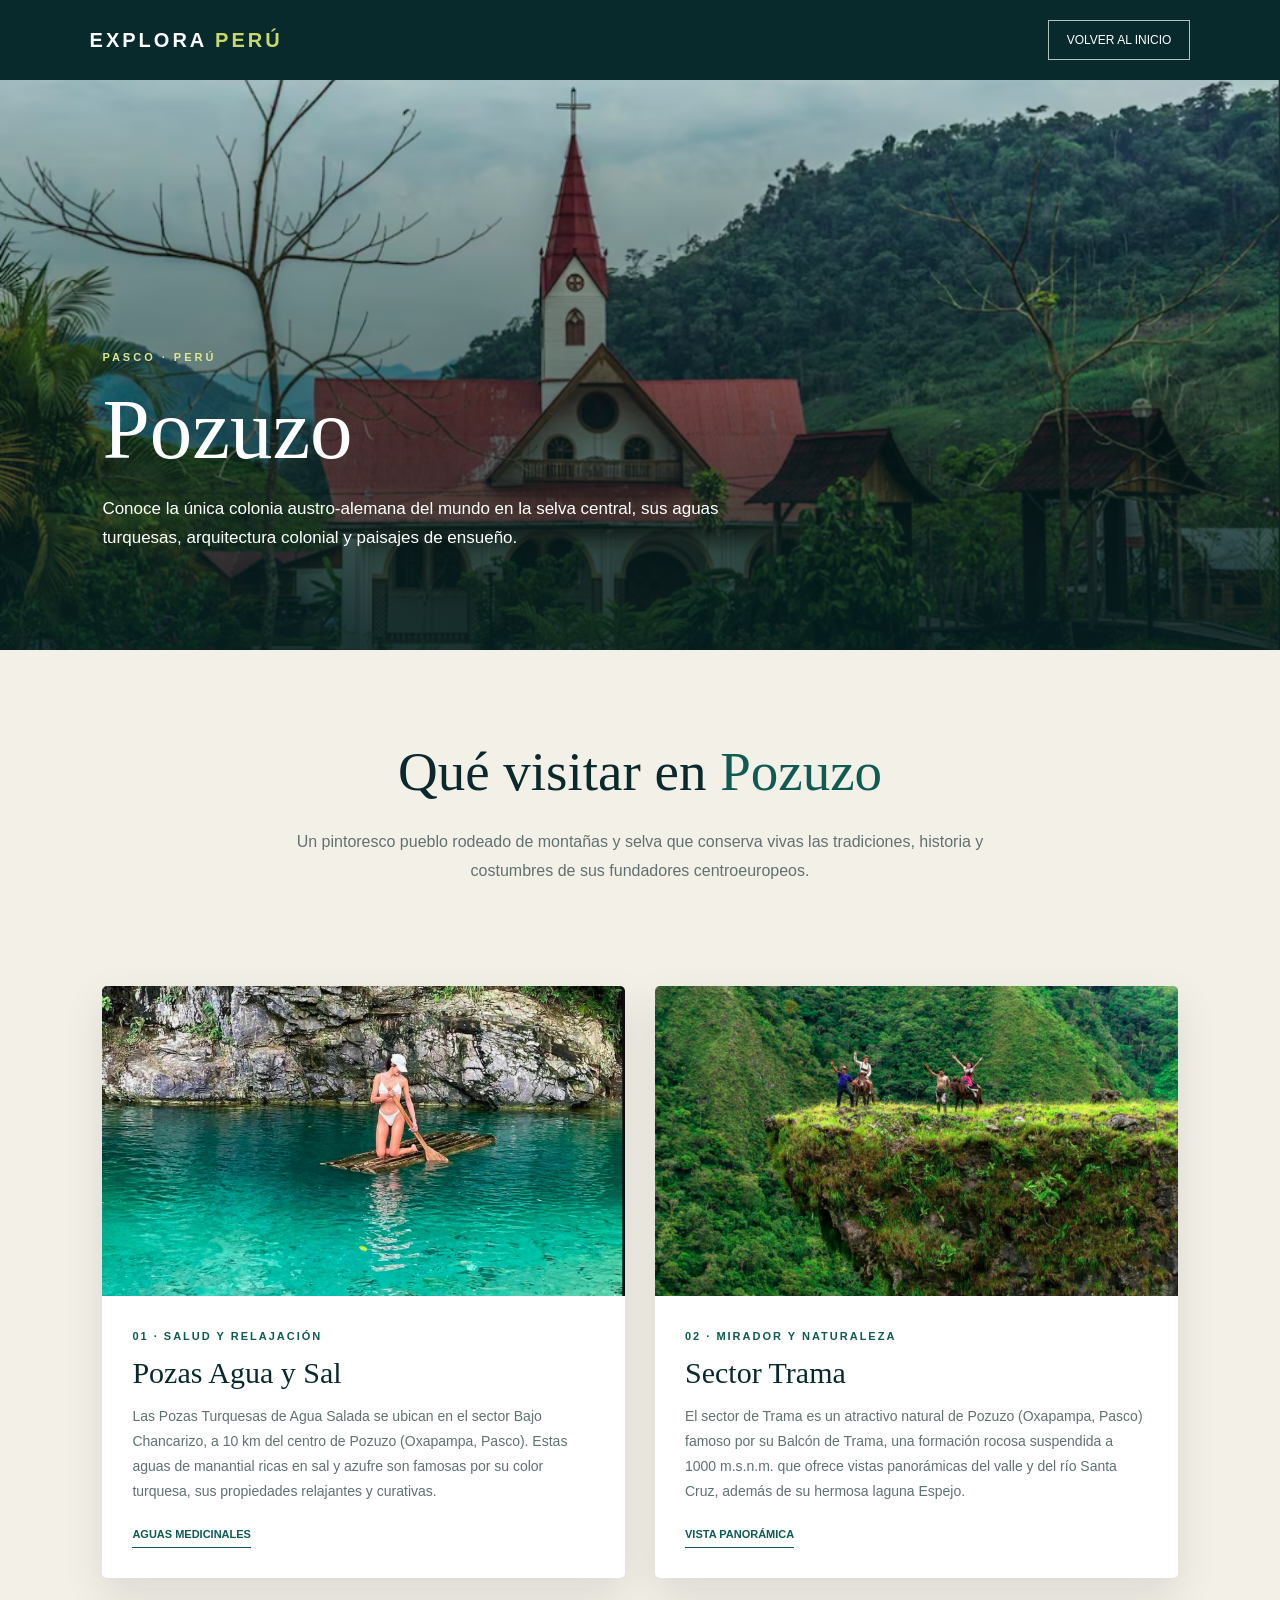
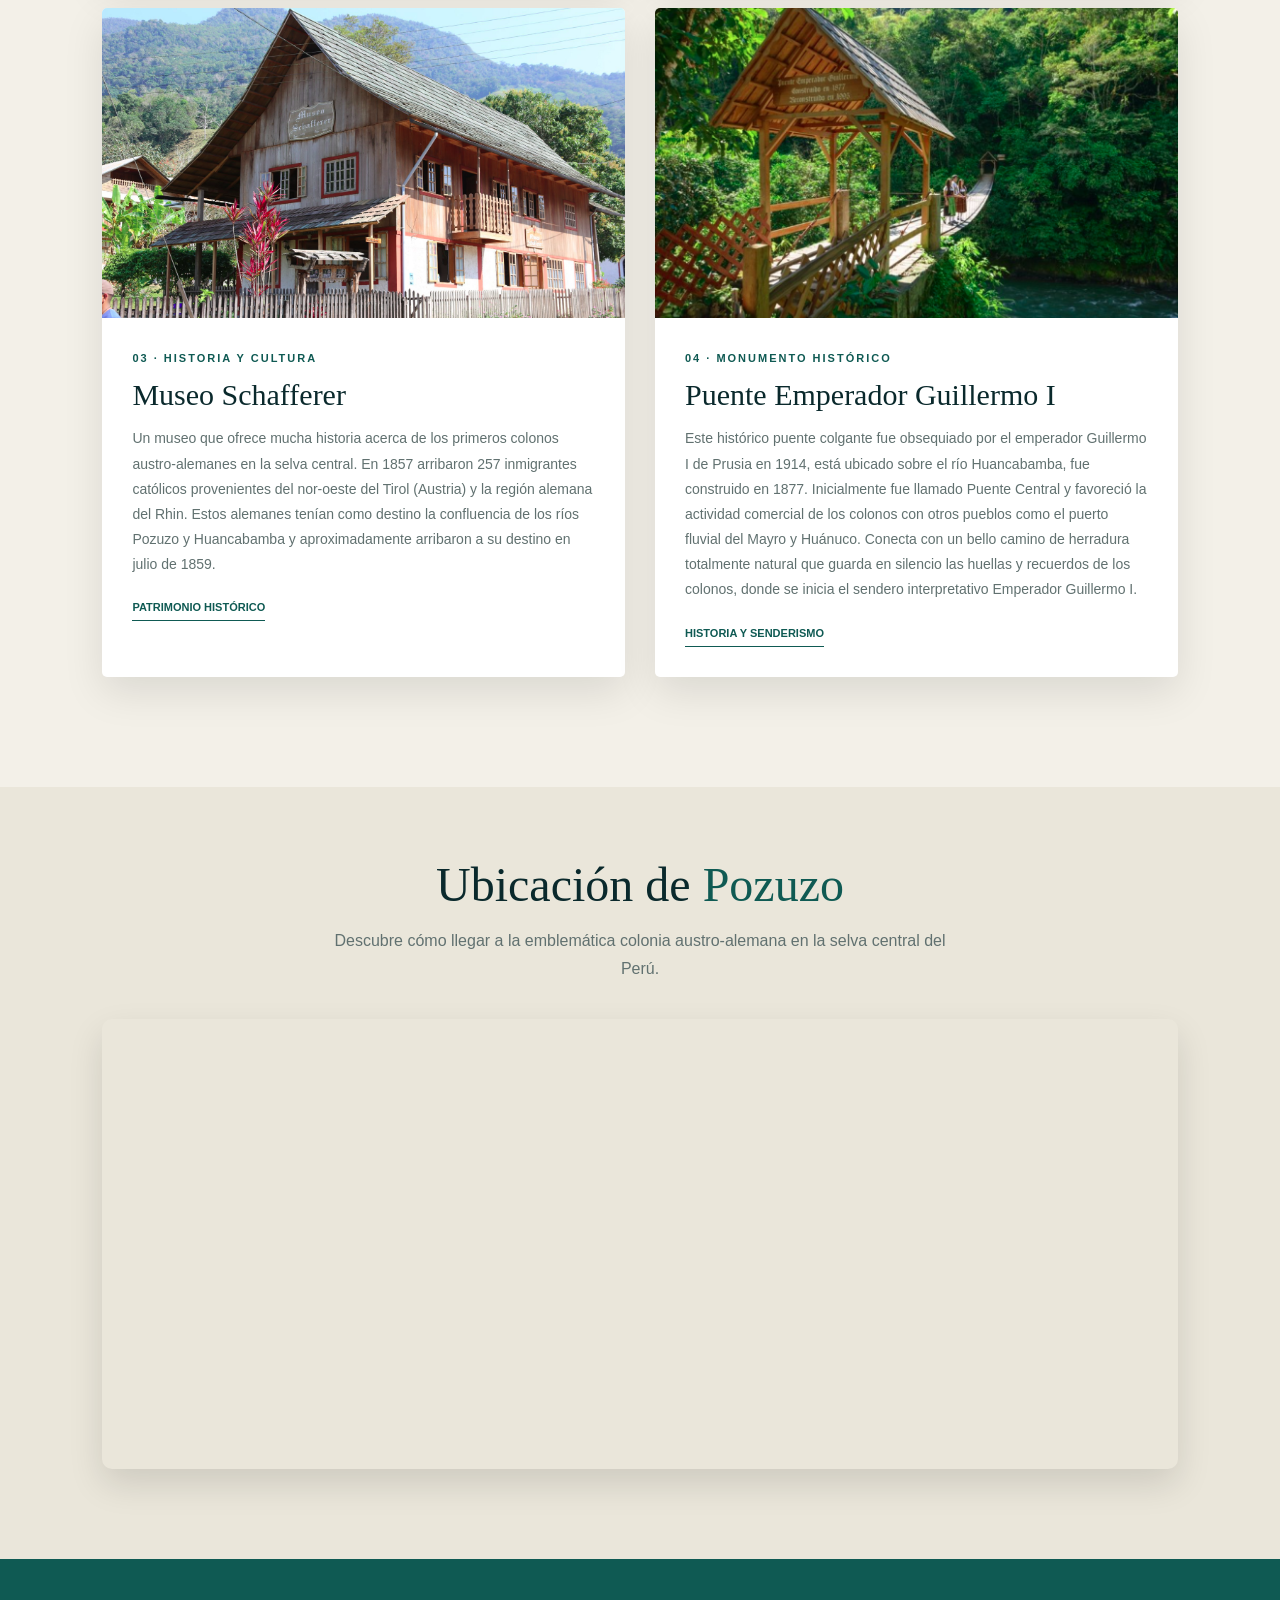
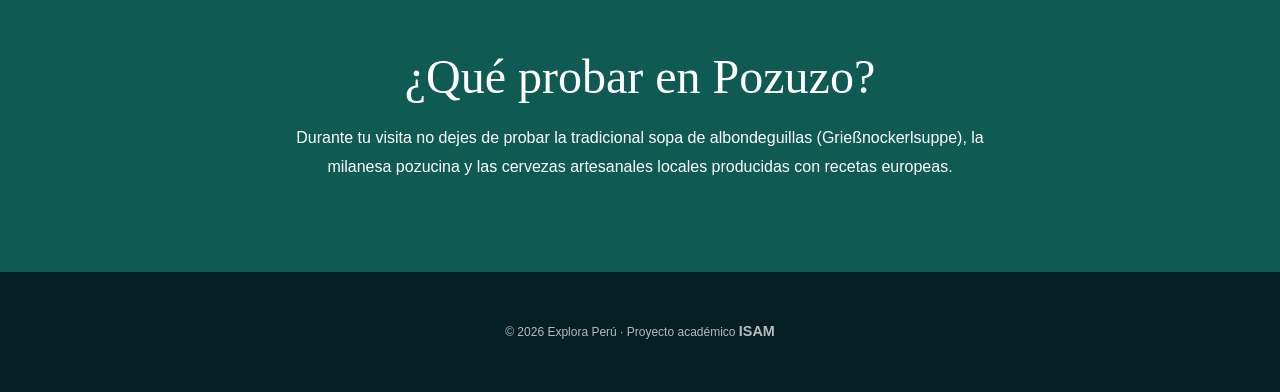
<file: pozuzo.html>
<!DOCTYPE html>
<html lang="es">

<head>
    <meta charset="UTF-8">
    <meta name="viewport" content="width=device-width, initial-scale=1.0">
    <title>Pozuzo · Explora Perú</title>
    <link rel="stylesheet" href="css/pozuzo.css">
</head>

<body>

    <header>
        <div class="logo">EXPLORA <span>PERÚ</span></div>
        <a href="index.html" class="regresar">VOLVER AL INICIO</a>
    </header>

    <section class="portada-pozuzo">
        <div class="contenido-portada">
            <span class="etiqueta">PASCO · PERÚ</span>
            <h1>Pozuzo</h1>
            <p>Conoce la única colonia austro-alemana del mundo en la selva central, sus aguas turquesas, arquitectura colonial y paisajes de ensueño.</p>
        </div>
    </section>

    <section class="introduccion">
        <h2>Qué visitar en <span>Pozuzo</span></h2>
        <p>Un pintoresco pueblo rodeado de montañas y selva que conserva vivas las tradiciones, historia y costumbres de sus fundadores centroeuropeos.</p>
    </section>

    <main class="lugares">

        <article class="lugar">
            <img src="imagenes/poza_agua_y_sal.png" alt="Pozas Agua y Sal">
            <div class="informacion">
                <span class="numero">01 · SALUD Y RELAJACIÓN</span>
                <h3>Pozas Agua y Sal</h3>
                <p>Las Pozas Turquesas de Agua Salada se ubican en el sector Bajo Chancarizo, a 10 km del centro de Pozuzo (Oxapampa, Pasco). Estas aguas de manantial ricas en sal y azufre son famosas por su color turquesa, sus propiedades relajantes y curativas.</p>
                <span class="detalle">AGUAS MEDICINALES</span>
            </div>
        </article>

        <article class="lugar">
            <img src="imagenes/trama.png" alt="Sector Trama">
            <div class="informacion">
                <span class="numero">02 · MIRADOR Y NATURALEZA</span>
                <h3>Sector Trama</h3>
                <p>El sector de Trama es un atractivo natural de Pozuzo (Oxapampa, Pasco) famoso por su Balcón de Trama, una formación rocosa suspendida a 1000 m.s.n.m. que ofrece vistas panorámicas del valle y del río Santa Cruz, además de su hermosa laguna Espejo.</p>
                <span class="detalle">VISTA PANORÁMICA</span>
            </div>
        </article>

        <article class="lugar">
            <img src="imagenes/museo_schafferer.png" alt="Museo Schafferer">
            <div class="informacion">
                <span class="numero">03 · HISTORIA Y CULTURA</span>
                <h3>Museo Schafferer</h3>
                <p>Un museo que ofrece mucha historia acerca de los primeros colonos austro-alemanes en la selva central. En 1857 arribaron 257 inmigrantes católicos provenientes del nor-oeste del Tirol (Austria) y la región alemana del Rhin. Estos alemanes tenían como destino la confluencia de los ríos Pozuzo y Huancabamba y aproximadamente arribaron a su destino en julio de 1859.</p>
                <span class="detalle">PATRIMONIO HISTÓRICO</span>
            </div>
        </article>

        <article class="lugar">
            <img src="imagenes/puente_emperador_guillermo.png" alt="Puente Emperador Guillermo I">
            <div class="informacion">
                <span class="numero">04 · MONUMENTO HISTÓRICO</span>
                <h3>Puente Emperador Guillermo I</h3>
                <p>Este histórico puente colgante fue obsequiado por el emperador Guillermo I de Prusia en 1914, está ubicado sobre el río Huancabamba, fue construido en 1877. Inicialmente fue llamado Puente Central y favoreció la actividad comercial de los colonos con otros pueblos como el puerto fluvial del Mayro y Huánuco. Conecta con un bello camino de herradura totalmente natural que guarda en silencio las huellas y recuerdos de los colonos, donde se inicia el sendero interpretativo Emperador Guillermo I.</p>
                <span class="detalle">HISTORIA Y SENDERISMO</span>
            </div>
        </article>

    </main>
    
    <section class="ubicacion">
        <h2>Ubicación de <span>Pozuzo</span></h2>
        <p>Descubre cómo llegar a la emblemática colonia austro-alemana en la selva central del Perú.</p>
        
        <div class="contenedor-mapa">
            <iframe 
                src="https://www.google.com/maps/embed?pb=!1m18!1m12!1m3!1d31402.083838210352!2d-75.56218151240375!3d-10.070008882772534!2m3!1f0!1f0!3f0!3m2!1i1024!2i768!4f13.1!3m3!1m2!1s0x91a67a0792eb3e45%3A0xd60d10d655f5835c!2sPozuzo!5e0!3m2!1ses!2spe!4v1700000000000!5m2!1ses!2spe" 
                width="100%" 
                height="450" 
                style="border:0;" 
                allowfullscreen="" 
                loading="lazy" 
                referrerpolicy="no-referrer-when-downgrade">
            </iframe>
        </div>
    </section>

    <section class="recomendacion">
        <h2>¿Qué probar en Pozuzo?</h2>
        <p>Durante tu visita no dejes de probar la tradicional sopa de albondeguillas (Grießnockerlsuppe), la milanesa pozucina y las cervezas artesanales locales producidas con recetas europeas.</p>
    </section>

    <footer>
        <p>© 2026 Explora Perú · Proyecto académico <big><strong>ISAM</strong></big></p>
    </footer>

</body>

</html>
</file>
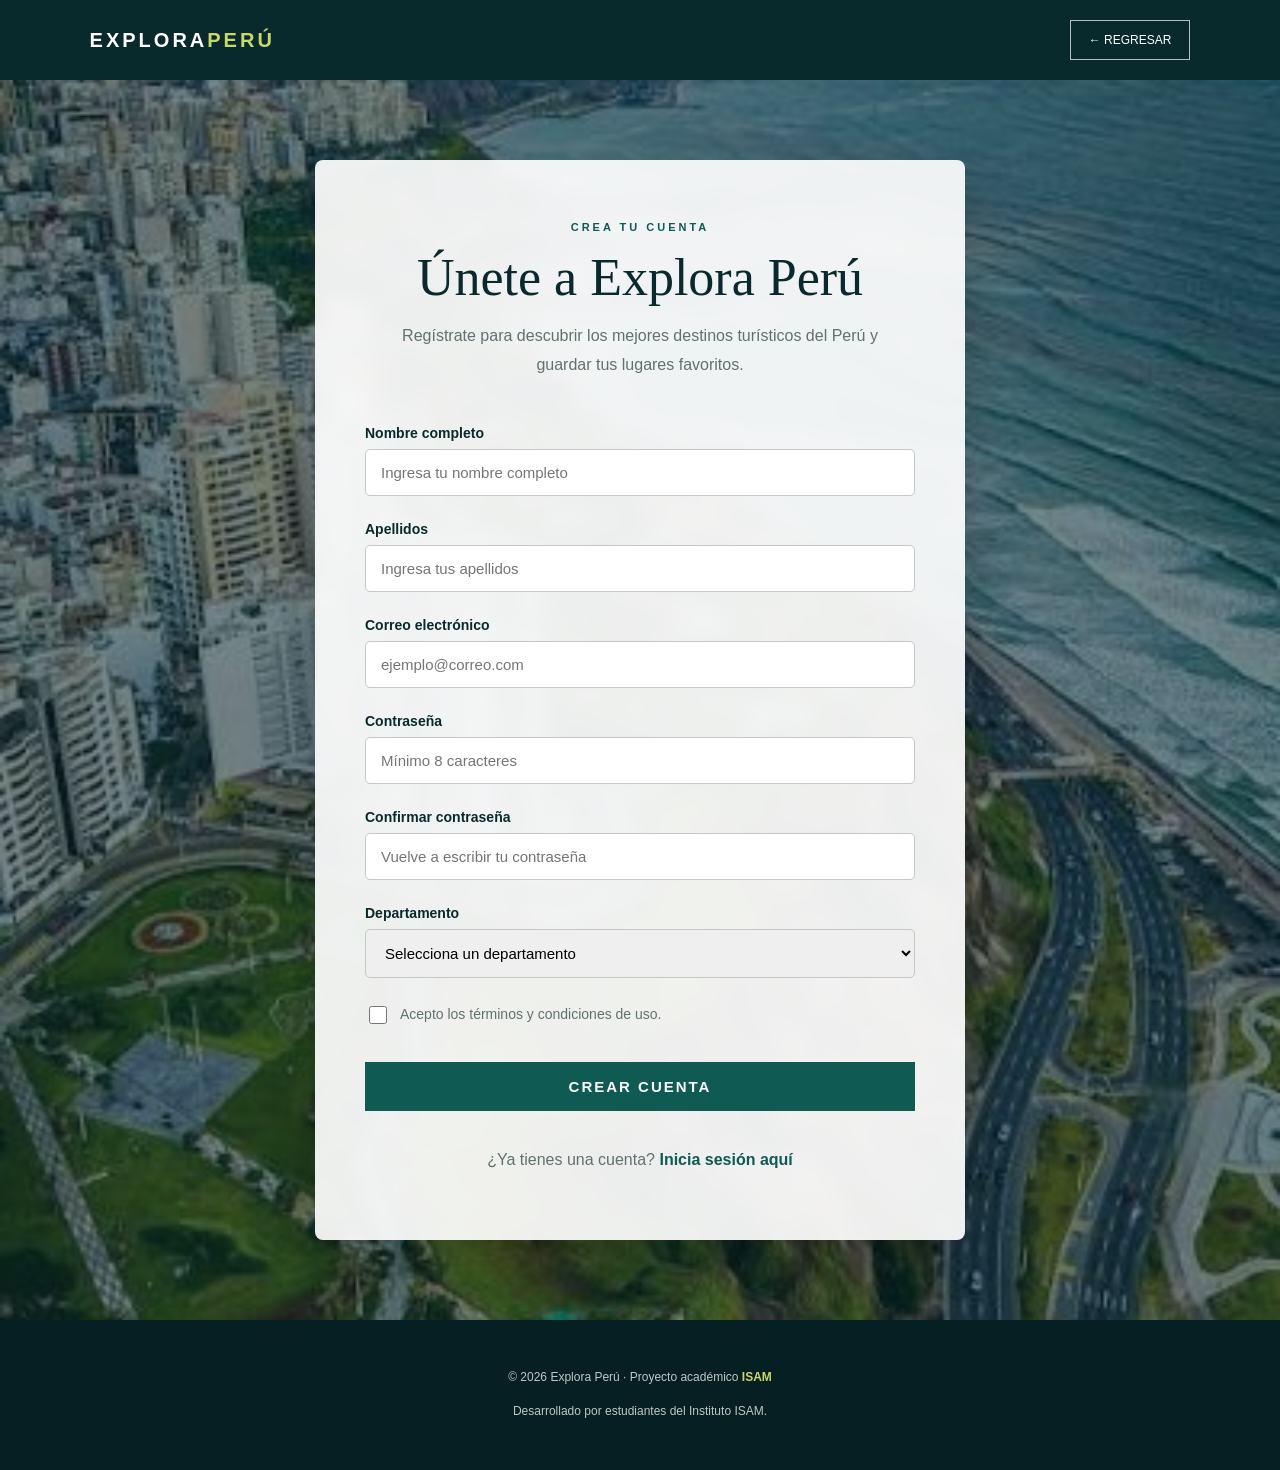
<file: registro.html>
<!DOCTYPE html>
<html lang="es">
<head>
    <meta charset="UTF-8">
    <meta name="viewport" content="width=device-width, initial-scale=1.0">
    <title>Crear cuenta | Explora Perú</title>

    <!-- Hoja de estilos -->
    <link rel="stylesheet" href="css/registro.css">
</head>

<body>

    <!-- ENCABEZADO -->
    <header>

        <a href="index.html" class="logo">
            EXPLORA<span>PERÚ</span>
        </a>

        <a href="login.html" class="regresar">
            ← REGRESAR
        </a>

    </header>

    <main>

        <!-- SECCIÓN DE REGISTRO -->

        <section class="registro">

            <div class="contenedor-registro">

                <p class="etiqueta">
                    CREA TU CUENTA
                </p>

                <h1>Únete a Explora Perú</h1>

                <p class="descripcion">
                    Regístrate para descubrir los mejores destinos turísticos
                    del Perú y guardar tus lugares favoritos.
                </p>

                <form id="formRegistro">

                    <div class="campo">

                        <label for="nombre">
                            Nombre completo
                        </label>

                        <input
                            type="text"
                            id="nombre"
                            placeholder="Ingresa tu nombre completo"
                            required>

                    </div>

                    <div class="campo">

                        <label for="apellidos">
                            Apellidos
                        </label>

                        <input
                            type="text"
                            id="apellidos"
                            placeholder="Ingresa tus apellidos"
                            required>

                    </div>

                    <div class="campo">

                        <label for="correo">
                            Correo electrónico
                        </label>

                        <input
                            type="email"
                            id="correo"
                            placeholder="ejemplo@correo.com"
                            required>

                    </div>

                    <div class="campo">

                        <label for="password">
                            Contraseña
                        </label>

                        <input
                            type="password"
                            id="password"
                            placeholder="Mínimo 8 caracteres"
                            required>

                    </div>

                    <div class="campo">

                        <label for="confirmar">
                            Confirmar contraseña
                        </label>

                        <input
                            type="password"
                            id="confirmar"
                            placeholder="Vuelve a escribir tu contraseña"
                            required>

                    </div>

                    <div class="campo">

                        <label for="departamento">
                            Departamento
                        </label>

                        <select id="departamento" required>

                            <option value="">
                                Selecciona un departamento
                            </option>

                            <option>Amazonas</option>
                            <option>Áncash</option>
                            <option>Apurímac</option>
                            <option>Arequipa</option>
                            <option>Ayacucho</option>
                            <option>Cajamarca</option>
                            <option>Callao</option>
                            <option>Cusco</option>
                            <option>Huancavelica</option>
                            <option>Huánuco</option>
                            <option>Ica</option>
                            <option>Junín</option>
                            <option>La Libertad</option>
                            <option>Lambayeque</option>
                            <option>Lima</option>
                            <option>Loreto</option>
                            <option>Madre de Dios</option>
                            <option>Moquegua</option>
                            <option>Pasco</option>
                            <option>Piura</option>
                            <option>Puno</option>
                            <option>San Martín</option>
                            <option>Tacna</option>
                            <option>Tumbes</option>
                            <option>Ucayali</option>

                        </select>

                    </div>

                    <div class="terminos">

                        <input
                            type="checkbox"
                            id="acepto"
                            required>

                        <label for="acepto">
                            Acepto los términos y condiciones de uso.
                        </label>

                    </div>

                    <button
                        type="submit"
                        class="btn-registro">

                        CREAR CUENTA

                    </button>

                </form>

                <p class="iniciar">

                    ¿Ya tienes una cuenta?

                    <a href="login.html">
                        Inicia sesión aquí
                    </a>

                </p>

            </div>

        </section>

    </main>

    <!-- PIE DE PÁGINA -->

    <footer>

        <p>
            © 2026 Explora Perú · Proyecto académico
            <strong>ISAM</strong>
        </p>

        <p>
            Desarrollado por estudiantes del Instituto ISAM.
        </p>

    </footer>

    <!-- JavaScript -->

    <script src="js/registro.js"></script>

</body>
</html>
</file>
<file: css/arequipa.css>
/* CONFIGURACIÓN GENERAL */
* {
    box-sizing: border-box;
}

html {
    scroll-behavior: smooth;
}

body {
    margin: 0;
    background-color: #f3f0e8;
    color: #352118;
    font-family: Arial, Helvetica, sans-serif;
}

a {
    color: inherit;
    text-decoration: none;
}

/* ENCABEZADO */
header {
    display: flex;
    padding: 20px 7%;
    align-items: center;
    justify-content: space-between;
    color: white;
    background-color: #5b2b18;
}

.logo {
    font-size: 20px;
    font-weight: bold;
    letter-spacing: 3px;
}

.logo span {
    color: #e7c97b;
}

.regresar {
    padding: 12px 18px;
    border: 1px solid rgba(255,255,255,.7);
    font-size: 12px;
}

.regresar:hover {
    color: #5b2b18;
    background-color: white;
}

/* PORTADA */
.portada-arequipa {
    position: relative;
    display: flex;
    min-height: 570px;
    padding: 80px 8%;
    align-items: end;
    color: white;

    background-image:
        linear-gradient(
            rgba(48, 22, 12, .20),
            rgba(48, 22, 12, .90)
        ),
        url("../imagenes/arequipa_city.png");

    background-position: center;
    background-size: cover;
    background-repeat: no-repeat;
}

.contenido-portada {
    max-width: 750px;
}

.etiqueta {
    color: #f0d78b;
    font-size: 11px;
    font-weight: bold;
    letter-spacing: 3px;
}

h1 {
    margin: 15px 0;
    font-family: Georgia, "Times New Roman", serif;
    font-size: 85px;
    font-weight: normal;
}

.contenido-portada p:last-child {
    max-width: 620px;
    font-size: 17px;
    line-height: 1.7;
}

/* INTRODUCCIÓN */
.introduccion {
    padding: 90px 8% 40px;
    text-align: center;
}

.introduccion h2 {
    margin: 0 0 25px;
    font-family: Georgia, "Times New Roman", serif;
    font-size: 55px;
    font-weight: normal;
}

.introduccion h2 span {
    color: #8d4a29;
}

.introduccion p {
    max-width: 730px;
    margin: auto;
    color: #6b625c;
    line-height: 1.8;
}

/* LUGARES */
.lugares {
    display: grid;
    padding: 60px 8% 110px;
    grid-template-columns: repeat(2, 1fr);
    gap: 30px;
}

.lugar {
    overflow: hidden;
    background-color: white;
    border-radius: 5px;
    box-shadow: 0 15px 40px rgba(0,0,0,.10);
    transition: transform .3s;
}

.lugar:hover {
    transform: translateY(-8px);
}

.lugar img {
    display: block;
    width: 100%;
    height: 310px;
    object-fit: cover;
}

.informacion {
    padding: 30px;
}

.numero {
    color: #8d4a29;
    font-size: 11px;
    font-weight: bold;
    letter-spacing: 2px;
}

.informacion h3 {
    margin: 12px 0;
    font-family: Georgia, "Times New Roman", serif;
    font-size: 30px;
    font-weight: normal;
}

.informacion p {
    color: #6b625c;
    font-size: 14px;
    line-height: 1.8;
}

.detalle {
    display: inline-block;
    margin-top: 10px;
    padding-bottom: 7px;
    color: #8d4a29;
    border-bottom: 1px solid #8d4a29;
    font-size: 11px;
    font-weight: bold;
    transition: .3s;
}

.detalle:hover {
    color: #5b2b18;
    border-color: #5b2b18;
}

/* RECOMENDACIÓN */
.recomendacion {
    padding: 90px 8%;
    color: white;
    text-align: center;
    background-color: #8d4a29;
}

.recomendacion h2 {
    margin: 0 0 20px;
    font-family: Georgia, "Times New Roman", serif;
    font-size: 48px;
    font-weight: normal;
}

.recomendacion p {
    max-width: 700px;
    margin: auto;
    line-height: 1.8;
}

/* PIE DE PÁGINA */
footer {
    padding: 35px 8%;
    color: rgba(255,255,255,.7);
    background-color: #442013;
    text-align: center;
    font-size: 12px;
    line-height: 1.8;
}

footer a {
    color: #e7c97b;
}

/* DISEÑO PARA CELULARES */
@media (max-width:750px) {

    header {
        padding: 18px 22px;
    }

    .logo {
        font-size: 16px;
    }

    .regresar {
        padding: 10px;
        font-size: 10px;
    }

    .portada-arequipa {
        min-height: 500px;
        padding: 60px 25px;
    }

    h1 {
        font-size: 57px;
    }

    .contenido-portada p:last-child {
        font-size: 14px;
    }

    .introduccion {
        padding: 70px 25px 30px;
    }

    .introduccion h2 {
        font-size: 43px;
    }

    .lugares {
        padding: 40px 22px 80px;
        grid-template-columns: 1fr;
    }

    .lugar img {
        height: 250px;
    }

    .recomendacion {
        padding: 70px 25px;
    }

    .recomendacion h2 {
        font-size: 38px;
    }

}
</file>
<file: css/caballococha.css>
/* ========================================
   CONFIGURACIÓN GENERAL
======================================== */

* {
    box-sizing: border-box;
}

html {
    scroll-behavior: smooth;
}

body {
    margin: 0;
    background-color: #f3f0e8;
    color: #0a292c;
    font-family: Arial, Helvetica, sans-serif;
}

a {
    color: inherit;
    text-decoration: none;
}

/* ========================================
   ENCABEZADO
======================================== */

header {
    display: flex;
    justify-content: space-between;
    align-items: center;
    padding: 20px 7%;
    color: white;
    background-color: #082a2d;
}

.logo {
    font-size: 20px;
    font-weight: bold;
    letter-spacing: 3px;
}

.logo span {
    color: #dce78e;
}

.regresar {
    padding: 12px 18px;
    border: 1px solid rgba(255,255,255,.7);
    font-size: 12px;
    transition: .3s;
}

.regresar:hover {
    background: white;
    color: #082a2d;
}

/* ========================================
   PORTADA
======================================== */

.portada-caballococha {
    position: relative;
    display: flex;
    align-items: flex-end;

    min-height: 570px;
    padding: 80px 8%;

    color: white;

    background-image:
        linear-gradient(
            rgba(4,30,32,.20),
            rgba(4,30,32,.90)
        ),
        url("../imagenes/caballococha.png");

    background-size: cover;
    background-position: center;
    background-repeat: no-repeat;
}

.contenido-portada {
    max-width: 760px;
}

.etiqueta {
    color: #dce78e;
    font-size: 11px;
    font-weight: bold;
    letter-spacing: 3px;
}

h1 {
    margin: 15px 0;
    font-family: Georgia, "Times New Roman", serif;
    font-size: 78px;
    font-weight: normal;
    line-height: 1.1;
}

.contenido-portada p:last-child {
    max-width: 620px;
    font-size: 17px;
    line-height: 1.8;
}

/* ========================================
   INTRODUCCIÓN
======================================== */

.introduccion {
    padding: 90px 8% 40px;
    text-align: center;
}

.introduccion h2 {
    margin: 0 0 25px;
    font-family: Georgia, "Times New Roman", serif;
    font-size: 55px;
    font-weight: normal;
}

.introduccion span {
    color: #16756c;
}

.introduccion p:last-child {
    max-width: 730px;
    margin: auto;
    color: #617170;
    line-height: 1.8;
}

/* ========================================
   TARJETAS
======================================== */

.lugares {
    display: grid;
    grid-template-columns: repeat(2,1fr);
    gap: 30px;

    padding: 60px 8% 110px;
}

.lugar {
    overflow: hidden;
    background: white;
    border-radius: 6px;

    box-shadow: 0 15px 40px rgba(0,0,0,.10);

    transition: .35s;
}

.lugar:hover {
    transform: translateY(-8px);
}

.lugar img {
    display: block;
    width: 100%;
    height: 310px;
    object-fit: cover;
}

.informacion {
    padding: 30px;
}

.numero {
    color: #16756c;
    font-size: 11px;
    font-weight: bold;
    letter-spacing: 2px;
}

.informacion h3 {
    margin: 12px 0;
    font-family: Georgia, "Times New Roman", serif;
    font-size: 30px;
    font-weight: normal;
}

.informacion p {
    color: #617170;
    font-size: 14px;
    line-height: 1.8;
}

.detalle {
    display: inline-block;

    margin-top: 10px;
    padding-bottom: 7px;

    color: #16756c;
    border-bottom: 1px solid #16756c;

    font-size: 11px;
    font-weight: bold;

    transition: .3s;
}

.detalle:hover {
    color: #0b443f;
    border-color: #0b443f;
}

/* ========================================
   RECOMENDACIÓN
======================================== */

.recomendacion {
    padding: 90px 8%;
    text-align: center;

    color: white;
    background: #16756c;
}

.recomendacion h2 {
    margin: 0 0 20px;
    font-family: Georgia, "Times New Roman", serif;
    font-size: 48px;
    font-weight: normal;
}

.recomendacion p {
    max-width: 700px;
    margin: auto;
    line-height: 1.8;
}

/* ========================================
   PIE DE PÁGINA
======================================== */

footer {
    padding: 35px 8%;
    text-align: center;

    color: rgba(255,255,255,.7);
    background: #082a2d;

    font-size: 12px;
    line-height: 1.8;
}

footer a {
    color: #dce78e;
}

/* ========================================
   RESPONSIVE
======================================== */

@media (max-width:750px){

    header{
        padding:18px 22px;
    }

    .logo{
        font-size:16px;
    }

    .regresar{
        padding:10px;
        font-size:10px;
    }

    .portada-caballococha{
        min-height:500px;
        padding:60px 25px;
    }

    h1{
        font-size:56px;
    }

    .contenido-portada p:last-child{
        font-size:14px;
    }

    .introduccion{
        padding:70px 25px 30px;
    }

    .introduccion h2{
        font-size:43px;
    }

    .lugares{
        grid-template-columns:1fr;
        padding:40px 22px 80px;
    }

    .lugar img{
        height:250px;
    }

    .recomendacion{
        padding:70px 25px;
    }

    .recomendacion h2{
        font-size:38px;
    }
}
</file>
<file: css/cusco.css>
/* CONFIGURACIÓN GENERAL */
* {
    box-sizing: border-box;
}

html {
    scroll-behavior: smooth;
}

body {
    margin: 0;
    background-color: #f3f0e8;
    color: #2d2218;
    font-family: Arial, Helvetica, sans-serif;
}

a {
    color: inherit;
    text-decoration: none;
}

/* ENCABEZADO */
header {
    display: flex;
    padding: 20px 7%;
    align-items: center;
    justify-content: space-between;
    color: white;
    background-color: #4a2500;
}

.logo {
    font-size: 20px;
    font-weight: bold;
    letter-spacing: 3px;
}

.logo span {
    color: #d9b44a;
}

.regresar {
    padding: 12px 18px;
    border: 1px solid rgba(255,255,255,.7);
    font-size: 12px;
    transition: .3s;
}

.regresar:hover {
    background: white;
    color: #4a2500;
}

/* PORTADA */
.portada-cusco {
    position: relative;
    display: flex;
    min-height: 570px;
    padding: 80px 8%;
    align-items: end;
    color: white;

    background-image:
        linear-gradient(
            rgba(0,0,0,.20),
            rgba(0,0,0,.75)
        ),
        url("../imagenes/machu_picchu.png");

    background-position: center;
    background-size: cover;
    background-repeat: no-repeat;
}

.contenido-portada {
    max-width: 750px;
}

.etiqueta {
    color: #d9b44a;
    font-size: 11px;
    font-weight: bold;
    letter-spacing: 3px;
}

h1 {
    margin: 15px 0;
    font-family: Georgia, "Times New Roman", serif;
    font-size: 85px;
    font-weight: normal;
}

.contenido-portada p:last-child {
    max-width: 620px;
    font-size: 17px;
    line-height: 1.7;
}

/* INTRODUCCIÓN */

.introduccion {
    padding: 90px 8% 40px;
    text-align: center;
}

.introduccion h2 {
    margin: 0 0 25px;
    font-family: Georgia, "Times New Roman", serif;
    font-size: 55px;
    font-weight: normal;
}

.introduccion h2 span {
    color: #7b3f00;
}

.introduccion p {
    max-width: 730px;
    margin: auto;
    color: #617170;
    line-height: 1.8;
}

/* TARJETAS */

.lugares {
    display: grid;
    grid-template-columns: repeat(2,1fr);
    gap: 30px;
    padding: 60px 8% 110px;
}

.lugar {
    overflow: hidden;
    background: white;
    border-radius: 5px;
    box-shadow: 0 15px 40px rgba(0,0,0,.10);
    transition: transform .3s;
}

.lugar:hover {
    transform: translateY(-8px);
}

.lugar img {
    display: block;
    width: 100%;
    height: 310px;
    object-fit: cover;
}

.informacion {
    padding: 30px;
}

.numero {
    color: #7b3f00;
    font-size: 11px;
    font-weight: bold;
    letter-spacing: 2px;
}

.informacion h3 {
    margin: 12px 0;
    font-family: Georgia, "Times New Roman", serif;
    font-size: 30px;
    font-weight: normal;
}

.informacion p {
    color: #617170;
    font-size: 14px;
    line-height: 1.8;
}

/* BOTÓN */

.detalle {
    display: inline-block;
    margin-top: 10px;
    padding-bottom: 7px;
    color: #7b3f00;
    border-bottom: 1px solid #7b3f00;
    font-size: 11px;
    font-weight: bold;
    letter-spacing: 1px;
    transition: .3s;
}

.detalle:hover {
    color: #4a2500;
    border-bottom-color: #4a2500;
    transform: translateX(4px);
}

/* RECOMENDACIÓN */

.recomendacion {
    padding: 90px 8%;
    text-align: center;
    color: white;
    background-color: #7b3f00;
}

.recomendacion h2 {
    margin: 0 0 20px;
    font-family: Georgia, "Times New Roman", serif;
    font-size: 48px;
    font-weight: normal;
}

.recomendacion p {
    max-width: 700px;
    margin: auto;
    line-height: 1.8;
}

/* PIE */

footer {
    padding: 35px 8%;
    background-color: #4a2500;
    color: rgba(255,255,255,.75);
    text-align: center;
    font-size: 12px;
    line-height: 1.8;
}

footer a {
    color: #d9b44a;
}

/* RESPONSIVE */

@media (max-width:750px){

    header{
        padding:18px 22px;
    }

    .logo{
        font-size:16px;
    }

    .regresar{
        padding:10px;
        font-size:10px;
    }

    .portada-cusco{
        min-height:500px;
        padding:60px 25px;
    }

    h1{
        font-size:57px;
    }

    .contenido-portada p:last-child{
        font-size:14px;
    }

    .introduccion{
        padding:70px 25px 30px;
    }

    .introduccion h2{
        font-size:43px;
    }

    .lugares{
        grid-template-columns:1fr;
        padding:40px 22px 80px;
    }

    .lugar img{
        height:250px;
    }

    .recomendacion{
        padding:70px 25px;
    }

    .recomendacion h2{
        font-size:38px;
    }

}
</file>
<file: css/login.css>
/* ================================
   CONFIGURACIÓN GENERAL
================================ */

*{
    margin:0;
    padding:0;
    box-sizing:border-box;
}

html{
    scroll-behavior:smooth;
}

body{

    background:#f3f0e8;
    color:#0a292c;
    font-family:Arial, Helvetica, sans-serif;

}

a{

    color:inherit;
    text-decoration:none;

}


/* ================================
   ENCABEZADO
================================ */

header{

    display:flex;
    justify-content:space-between;
    align-items:center;

    padding:20px 7%;

    background:#082a2d;
    color:white;

}

.logo{

    font-size:20px;
    font-weight:bold;
    letter-spacing:3px;

}

.logo span{

    color:#c9d86a;

}

.regresar{

    padding:12px 18px;

    border:1px solid rgba(255,255,255,.7);

    font-size:12px;

    transition:.3s;

}

.regresar:hover{

    background:white;
    color:#082a2d;

}


/* ================================
   LOGIN
================================ */

.login{

    display:flex;
    justify-content:center;
    align-items:center;

    min-height:calc(100vh - 180px);

    padding:70px 20px;

    background-image:
        linear-gradient(
            rgba(8,42,45,.45),
            rgba(8,42,45,.45)
        ),
        url("../imagenes/plaza_mayor_de_lima.png");

    background-size:cover;
    background-position:center;
    background-repeat:no-repeat;

}

.contenedor-login{

    width:100%;
    max-width:520px;

    padding:50px;

    border-radius:8px;

    background:rgba(255,255,255,.92);

    backdrop-filter:blur(6px);

    box-shadow:0 15px 40px rgba(0,0,0,.20);

}

.etiqueta{

    color:#0f5a53;

    font-size:11px;

    font-weight:bold;

    letter-spacing:3px;

}

h1{

    margin:15px 0;

    font-family:Georgia,"Times New Roman",serif;

    font-size:50px;

    font-weight:normal;

}

.descripcion{

    margin-bottom:35px;

    color:#617170;

    line-height:1.8;

}


/* ================================
   CAMPOS
================================ */

.campo{

    margin-bottom:22px;

}

.campo label{

    display:block;

    margin-bottom:8px;

    font-weight:bold;

    font-size:14px;

}

.campo input{

    width:100%;

    padding:15px;

    border:1px solid #cfd8d7;

    border-radius:5px;

    font-size:15px;

    transition:.3s;

}

.campo input:focus{

    outline:none;

    border-color:#0f5a53;

    box-shadow:0 0 8px rgba(15,90,83,.2);

}


/* ================================
   BOTÓN
================================ */

button{

    width:100%;

    margin-top:10px;

    padding:16px;

    border:none;

    background:#0f5a53;

    color:white;

    font-size:16px;

    font-weight:bold;

    cursor:pointer;

    transition:.3s;

}

button:hover{

    background:#082a2d;

}


/* ================================
   OPCIONES
================================ */

.opciones{

    margin-top:30px;

    text-align:center;

    font-size:14px;

    color:#617170;

}

.opciones a{

    color:#0f5a53;

    font-weight:bold;

}

.opciones a:hover{

    text-decoration:underline;

}

.opciones p{

    margin-top:18px;

}


/* ================================
   PIE DE PÁGINA
================================ */

footer{

    padding:35px 8%;

    background:#061f22;

    color:rgba(255,255,255,.7);

    text-align:center;

    font-size:12px;

    line-height:1.8;

}

footer strong{

    color:#c9d86a;

}


/* ================================
   RESPONSIVE
================================ */

@media(max-width:700px){

    header{

        padding:18px 22px;

    }

    .logo{

        font-size:16px;

    }

    .regresar{

        padding:10px;

        font-size:10px;

    }

    .contenedor-login{

        padding:35px 25px;

    }

    h1{

        font-size:38px;

    }

}
</file>
<file: css/mi_cuenta.css>
/* ================================
   CONFIGURACIÓN GENERAL
================================ */

*{
    margin:0;
    padding:0;
    box-sizing:border-box;
}

html{
    scroll-behavior:smooth;
}

body{

    background:#f3f0e8;
    color:#0a292c;
    font-family:Arial, Helvetica, sans-serif;

}

a{

    color:inherit;
    text-decoration:none;

}

/* ================================
   ENCABEZADO
================================ */

header{

    display:flex;
    justify-content:space-between;
    align-items:center;

    padding:20px 7%;

    background:#082a2d;
    color:white;

}

.logo{

    font-size:20px;
    font-weight:bold;
    letter-spacing:3px;

}

.logo span{

    color:#c9d86a;

}

.regresar{

    padding:12px 18px;

    border:1px solid rgba(255,255,255,.7);

    font-size:12px;

    transition:.3s;

}

.regresar:hover{

    background:white;
    color:#082a2d;

}

/* ================================
   PERFIL
================================ */

.perfil{

    display:flex;
    justify-content:center;
    align-items:center;

    padding:80px 20px;

    background-image:
        linear-gradient(
            rgba(8,42,45,.55),
            rgba(8,42,45,.55)
        ),
        url("../imagenes/costa_verde.png");

    background-size:cover;
    background-position:center;
    background-repeat:no-repeat;

}

.contenedor-perfil{

    width:100%;
    max-width:1000px;

    background:rgba(255,255,255,.95);

    backdrop-filter:blur(8px);
    -webkit-backdrop-filter:blur(8px);

    padding:45px;

    border-radius:10px;

    box-shadow:0 20px 50px rgba(0,0,0,.20);

}

/* ================================
   CABECERA
================================ */

.cabecera-perfil{

    display:flex;
    align-items:center;
    gap:30px;

    margin-bottom:45px;

}

.foto-perfil{

    width:140px;
    height:140px;

    border-radius:50%;

    object-fit:cover;

    border:5px solid #0f5a53;

}

.etiqueta{

    color:#0f5a53;

    font-size:11px;

    font-weight:bold;

    letter-spacing:3px;

}

h1{

    margin:12px 0;

    font-family:Georgia,"Times New Roman",serif;

    font-size:50px;

    font-weight:normal;

}

.correo{

    color:#617170;

    font-size:17px;

}

/* ================================
   INFORMACIÓN
================================ */

.informacion{

    margin-bottom:50px;

}

.informacion h2{

    margin-bottom:25px;

    font-family:Georgia,"Times New Roman",serif;

    font-size:36px;

    font-weight:normal;

}

.datos{

    display:grid;

    grid-template-columns:repeat(auto-fit,minmax(220px,1fr));

    gap:25px;

}

.dato{

    padding:25px;

    background:#f8f8f8;

    border-left:5px solid #0f5a53;

    border-radius:5px;

}

.dato span{

    display:block;

    margin-bottom:10px;

    color:#617170;

    font-size:13px;

}

.dato strong{

    font-size:18px;

}

/* ================================
   FAVORITOS
================================ */

.favoritos{

    margin-bottom:50px;

}

.favoritos h2{

    margin-bottom:25px;

    font-family:Georgia,"Times New Roman",serif;

    font-size:36px;

    font-weight:normal;

}

.tarjetas{

    display:grid;

    grid-template-columns:repeat(auto-fit,minmax(230px,1fr));

    gap:25px;

}

.tarjeta{

    overflow:hidden;

    background:white;

    border-radius:8px;

    box-shadow:0 10px 30px rgba(0,0,0,.12);

    transition:.3s;

}

.tarjeta:hover{

    transform:translateY(-8px);

}

.tarjeta img{

    display:block;

    width:100%;

    height:180px;

    object-fit:cover;

}

.tarjeta h3{

    padding:20px;

    font-family:Georgia,"Times New Roman",serif;

    font-size:28px;

    font-weight:normal;

    text-align:center;

}

/* ================================
   BOTONES
================================ */

.acciones{

    display:flex;

    justify-content:center;

    gap:20px;

    flex-wrap:wrap;

}

.acciones button{

    padding:16px 35px;

    border:none;

    background:#0f5a53;

    color:white;

    font-size:15px;

    font-weight:bold;

    cursor:pointer;

    transition:.3s;

}

.acciones button:hover{

    background:#082a2d;

}

/* ================================
   PIE DE PÁGINA
================================ */

footer{

    padding:35px 8%;

    background:#061f22;

    color:rgba(255,255,255,.75);

    text-align:center;

    font-size:12px;

    line-height:1.8;

}

footer strong{

    color:#c9d86a;

}

/* ================================
   RESPONSIVE
================================ */

@media(max-width:768px){

    header{

        padding:18px 22px;

    }

    .logo{

        font-size:16px;

    }

    .regresar{

        padding:10px;

        font-size:10px;

    }

    .contenedor-perfil{

        padding:30px 20px;

    }

    .cabecera-perfil{

        flex-direction:column;

        text-align:center;

    }

    h1{

        font-size:40px;

    }

    .informacion h2,
    .favoritos h2{

        font-size:30px;

        text-align:center;

    }

    .acciones{

        flex-direction:column;

    }

    .acciones button{

        width:100%;

    }

}
</file>
<file: css/oxapampa.css>
/* CONFIGURACIÓN GENERAL */
* {
    box-sizing: border-box;
}

html {
    scroll-behavior: smooth;
}

body {
    margin: 0;
    background-color: #f3f0e8;
    color: #0a292c;
    font-family: Arial, Helvetica, sans-serif;
}

a {
    color: inherit;
    text-decoration: none;
}

/* ENCABEZADO */
header {
    display: flex;
    padding: 20px 7%;
    align-items: center;
    justify-content: space-between;
    color: white;
    background-color: #082a2d;
}

.logo {
    font-size: 20px;
    font-weight: bold;
    letter-spacing: 3px;
}

.logo span {
    color: #c9d86a;
}

.regresar {
    padding: 12px 18px;
    border: 1px solid rgba(255, 255, 255, 0.7);
    font-size: 12px;
}

.regresar:hover {
    color: #082a2d;
    background-color: white;
}

/* PORTADA DE OXAPAMPA */
.portada-oxapampa {
    position: relative;
    display: flex;
    min-height: 570px;
    padding: 80px 8%;
    align-items: end;
    color: white;

    background-image:
        linear-gradient(
            rgba(4, 30, 32, 0.15),
            rgba(4, 30, 32, 0.9)
        ),
        url("../imagenes/oxapampa.png");

    background-position: center;
    background-size: cover;
    background-repeat: no-repeat;
}

.contenido-portada {
    max-width: 750px;
}

.etiqueta {
    color: #dce78e;
    font-size: 11px;
    font-weight: bold;
    letter-spacing: 3px;
}

h1 {
    margin: 15px 0;
    font-family: Georgia, "Times New Roman", serif;
    font-size: 85px;
    font-weight: normal;
}

.contenido-portada p:last-child {
    max-width: 620px;
    font-size: 17px;
    line-height: 1.7;
}

/* INTRODUCCIÓN */
.introduccion {
    padding: 90px 8% 40px;
    text-align: center;
}

.introduccion h2 {
    margin: 0 0 25px;
    font-family: Georgia, "Times New Roman", serif;
    font-size: 55px;
    font-weight: normal;
}

.introduccion h2 span {
    color: #0f5a53;
}

.introduccion p {
    max-width: 730px;
    margin: auto;
    color: #617170;
    line-height: 1.8;
}

/* LUGARES TURÍSTICOS */
.lugares {
    display: grid;
    padding: 60px 8% 110px;
    grid-template-columns: repeat(2, 1fr);
    gap: 30px;
}

.lugar {
    overflow: hidden;
    background-color: white;
    border-radius: 5px;
    box-shadow: 0 15px 40px rgba(0, 0, 0, 0.10);
    transition: transform 0.3s;
}

.lugar:hover {
    transform: translateY(-8px);
}

.lugar img {
    display: block;
    width: 100%;
    height: 310px;
    object-fit: cover;
    transition: transform 0.5s ease;
}
.lugar:hover img {
    transform: scale(1.08);
}

.informacion {
    padding: 30px;
}

.numero {
    color: #0f5a53;
    font-size: 11px;
    font-weight: bold;
    letter-spacing: 2px;
}

.informacion h3 {
    margin: 12px 0;
    font-family: Georgia, "Times New Roman", serif;
    font-size: 30px;
    font-weight: normal;
}

.informacion p {
    color: #617170;
    font-size: 14px;
    line-height: 1.8;
}

.detalle {
    display: inline-block;
    margin-top: 10px;
    padding-bottom: 7px;
    color: #0f5a53;
    border-bottom: 1px solid #0f5a53;
    font-size: 11px;
    font-weight: bold;
}

/* RECOMENDACIÓN */
.recomendacion {
    padding: 90px 8%;
    color: white;
    text-align: center;
    background-color: #0f5a53;
}

.recomendacion h2 {
    margin: 0 0 20px;
    font-family: Georgia, "Times New Roman", serif;
    font-size: 48px;
    font-weight: normal;
}

.recomendacion p {
    max-width: 700px;
    margin: auto;
    line-height: 1.8;
}

/* PIE DE PÁGINA */
footer {
    padding: 35px 8%;
    color: rgba(255, 255, 255, 0.7);
    background-color: #061f22;
    text-align: center;
    font-size: 12px;
    line-height: 1.8;
}

footer a {
    color: #c9d86a;
}

/* SECCIÓN UBICACIÓN / MAPA */
.ubicacion {
    padding: 70px 8% 90px;
    text-align: center;
    background-color: #eae6da;
}

.ubicacion h2 {
    margin: 0 0 15px;
    font-family: Georgia, "Times New Roman", serif;
    font-size: 48px;
    font-weight: normal;
}

.ubicacion h2 span {
    color: #0f5a53;
}

.ubicacion p {
    max-width: 650px;
    margin: 0 auto 35px;
    color: #617170;
    line-height: 1.8;
}

.contenedor-mapa {
    max-width: 1100px;
    margin: 0 auto;
    border-radius: 10px;
    overflow: hidden;
    box-shadow: 0 15px 35px rgba(0, 0, 0, 0.12);
}

.contenedor-mapa iframe {
    display: block;
    width: 100%;
}

/* DISEÑO PARA CELULARES */
@media (max-width: 750px) {
    header {
        padding: 18px 22px;
    }

    .logo {
        font-size: 16px;
    }

    .regresar {
        padding: 10px;
        font-size: 10px;
    }

    .portada-oxapampa {
        min-height: 500px;
        padding: 60px 25px;
    }

    h1 {
        font-size: 52px;
    }

    .contenido-portada p:last-child {
        font-size: 14px;
    }

    .introduccion {
        padding: 70px 25px 30px;
    }

    .introduccion h2 {
        font-size: 43px;
    }

    .lugares {
        padding: 40px 22px 80px;
        grid-template-columns: 1fr;
    }

    .lugar img {
        height: 250px;
    }

    .recomendacion {
        padding: 70px 25px;
    }

    .recomendacion h2 {
        font-size: 38px;
    }
    .ubicacion {
        padding: 50px 22px 60px;
    }

    .ubicacion h2 {
        font-size: 36px;
    }

    .contenedor-mapa iframe {
        height: 320px;
    }
}
</file>
<file: css/pozuzo.css>
/* CONFIGURACIÓN GENERAL */
* {
    box-sizing: border-box;
}

html {
    scroll-behavior: smooth;
}

body {
    margin: 0;
    background-color: #f3f0e8;
    color: #0a292c;
    font-family: Arial, Helvetica, sans-serif;
}

a {
    color: inherit;
    text-decoration: none;
}

/* ENCABEZADO */
header {
    display: flex;
    padding: 20px 7%;
    align-items: center;
    justify-content: space-between;
    color: white;
    background-color: #082a2d;
}

.logo {
    font-size: 20px;
    font-weight: bold;
    letter-spacing: 3px;
}

.logo span {
    color: #c9d86a;
}

.regresar {
    padding: 12px 18px;
    border: 1px solid rgba(255, 255, 255, 0.7);
    font-size: 12px;
}

.regresar:hover {
    color: #082a2d;
    background-color: white;
}

/* PORTADA DE POZUZO */
.portada-pozuzo {
    position: relative;
    display: flex;
    min-height: 570px;
    padding: 80px 8%;
    align-items: end;
    color: white;

    background-image:
        linear-gradient(
            rgba(4, 30, 32, 0.15),
            rgba(4, 30, 32, 0.9)
        ),
        url("../imagenes/pozuzo.png");

    background-position: center;
    background-size: cover;
    background-repeat: no-repeat;
}

.contenido-portada {
    max-width: 750px;
}

.etiqueta {
    color: #dce78e;
    font-size: 11px;
    font-weight: bold;
    letter-spacing: 3px;
}

h1 {
    margin: 15px 0;
    font-family: Georgia, "Times New Roman", serif;
    font-size: 85px;
    font-weight: normal;
}

.contenido-portada p:last-child {
    max-width: 620px;
    font-size: 17px;
    line-height: 1.7;
}

/* INTRODUCCIÓN */
.introduccion {
    padding: 90px 8% 40px;
    text-align: center;
}

.introduccion h2 {
    margin: 0 0 25px;
    font-family: Georgia, "Times New Roman", serif;
    font-size: 55px;
    font-weight: normal;
}

.introduccion h2 span {
    color: #0f5a53;
}

.introduccion p {
    max-width: 730px;
    margin: auto;
    color: #617170;
    line-height: 1.8;
}

/* LUGARES TURÍSTICOS */
.lugares {
    display: grid;
    padding: 60px 8% 110px;
    grid-template-columns: repeat(2, 1fr);
    gap: 30px;
}

.lugar {
    overflow: hidden;
    background-color: white;
    border-radius: 5px;
    box-shadow: 0 15px 40px rgba(0, 0, 0, 0.10);
    transition: transform 0.3s;
}

.lugar:hover {
    transform: translateY(-8px);
}

.lugar img {
    display: block;
    width: 100%;
    height: 310px;
    object-fit: cover;
    transition: transform 0.5s ease;
}
.lugar:hover img {
    transform: scale(1.08);
}

.informacion {
    padding: 30px;
}

.numero {
    color: #0f5a53;
    font-size: 11px;
    font-weight: bold;
    letter-spacing: 2px;
}

.informacion h3 {
    margin: 12px 0;
    font-family: Georgia, "Times New Roman", serif;
    font-size: 30px;
    font-weight: normal;
}

.informacion p {
    color: #617170;
    font-size: 14px;
    line-height: 1.8;
}

.detalle {
    display: inline-block;
    margin-top: 10px;
    padding-bottom: 7px;
    color: #0f5a53;
    border-bottom: 1px solid #0f5a53;
    font-size: 11px;
    font-weight: bold;
}

/* SECCIÓN UBICACIÓN / MAPA */
.ubicacion {
    padding: 70px 8% 90px;
    text-align: center;
    background-color: #eae6da;
}

.ubicacion h2 {
    margin: 0 0 15px;
    font-family: Georgia, "Times New Roman", serif;
    font-size: 48px;
    font-weight: normal;
}

.ubicacion h2 span {
    color: #0f5a53;
}

.ubicacion p {
    max-width: 650px;
    margin: 0 auto 35px;
    color: #617170;
    line-height: 1.8;
}

.contenedor-mapa {
    max-width: 1100px;
    margin: 0 auto;
    border-radius: 10px;
    overflow: hidden;
    box-shadow: 0 15px 35px rgba(0, 0, 0, 0.12);
}

.contenedor-mapa iframe {
    display: block;
    width: 100%;
}

/* RECOMENDACIÓN */
.recomendacion {
    padding: 90px 8%;
    color: white;
    text-align: center;
    background-color: #0f5a53;
}

.recomendacion h2 {
    margin: 0 0 20px;
    font-family: Georgia, "Times New Roman", serif;
    font-size: 48px;
    font-weight: normal;
}

.recomendacion p {
    max-width: 700px;
    margin: auto;
    line-height: 1.8;
}

/* PIE DE PÁGINA */
footer {
    padding: 35px 8%;
    color: rgba(255, 255, 255, 0.7);
    background-color: #061f22;
    text-align: center;
    font-size: 12px;
    line-height: 1.8;
}

footer a {
    color: #c9d86a;
}

/* DISEÑO PARA CELULARES */
@media (max-width: 750px) {
    header {
        padding: 18px 22px;
    }

    .logo {
        font-size: 16px;
    }

    .regresar {
        padding: 10px;
        font-size: 10px;
    }

    .portada-pozuzo {
        min-height: 500px;
        padding: 60px 25px;
    }

    h1 {
        font-size: 52px;
    }

    .contenido-portada p:last-child {
        font-size: 14px;
    }

    .introduccion {
        padding: 70px 25px 30px;
    }

    .introduccion h2 {
        font-size: 43px;
    }

    .lugares {
        padding: 40px 22px 80px;
        grid-template-columns: 1fr;
    }

    .lugar img {
        height: 250px;
    }

    .ubicacion {
        padding: 50px 22px 60px;
    }

    .ubicacion h2 {
        font-size: 36px;
    }

    .contenedor-mapa iframe {
        height: 320px;
    }

    .recomendacion {
        padding: 70px 25px;
    }

    .recomendacion h2 {
        font-size: 38px;
    }
}
</file>
<file: css/registro.css>
/* CONFIGURACIÓN GENERAL */
* {
    box-sizing: border-box;
}

html {
    scroll-behavior: smooth;
}

body {
    margin: 0;
    background-color: #f3f0e8;
    color: #0a292c;
    font-family: Arial, Helvetica, sans-serif;
}

a {
    color: inherit;
    text-decoration: none;
}

/* ENCABEZADO */
header {
    display: flex;
    justify-content: space-between;
    align-items: center;
    padding: 20px 7%;
    color: white;
    background-color: #082a2d;
}

.logo {
    font-size: 20px;
    font-weight: bold;
    letter-spacing: 3px;
}

.logo span {
    color: #c9d86a;
}

.regresar {
    padding: 12px 18px;
    border: 1px solid rgba(255,255,255,.7);
    font-size: 12px;
    transition: .3s;
}

.regresar:hover {
    background: white;
    color: #082a2d;
}

/* REGISTRO */

/* REGISTRO */

.registro {
    display: flex;
    justify-content: center;
    align-items: center;

    padding: 80px 20px;

    background-image:
        linear-gradient(
            rgba(8, 42, 45, 0.55),
            rgba(8, 42, 45, 0.55)
        ),
        url("../imagenes/costa_verde.png");

    background-size: cover;
    background-position: center;
    background-repeat: no-repeat;
}

.contenedor-registro {

    width: 100%;
    max-width: 650px;
    padding: 50px;

    background: rgba(255,255,255,0.92);

    backdrop-filter: blur(8px);
    -webkit-backdrop-filter: blur(8px);

    border-radius: 8px;
    box-shadow: 0 18px 45px rgba(0,0,0,.20);
}

.etiqueta {
    color: #0f5a53;
    font-size: 11px;
    font-weight: bold;
    letter-spacing: 3px;
    text-align: center;
}

h1 {
    margin: 15px 0;
    text-align: center;
    font-family: Georgia, "Times New Roman", serif;
    font-size: 52px;
    font-weight: normal;
}

.descripcion {
    max-width: 520px;
    margin: auto;
    margin-bottom: 45px;
    color: #617170;
    text-align: center;
    line-height: 1.8;
}

/* CAMPOS */

.campo {
    margin-bottom: 25px;
}

.campo label {
    display: block;
    margin-bottom: 8px;
    font-size: 14px;
    font-weight: bold;
}

.campo input,
.campo select {
    width: 100%;
    padding: 14px 15px;
    border: 1px solid #c7c7c7;
    border-radius: 5px;
    font-size: 15px;
    font-family: inherit;
    transition: .3s;
}

.campo input:focus,
.campo select:focus {
    outline: none;
    border-color: #0f5a53;
    box-shadow: 0 0 0 3px rgba(15,90,83,.15);
}

/* TÉRMINOS */

.terminos {
    display: flex;
    align-items: center;
    gap: 10px;
    margin: 25px 0 35px;
}

.terminos input {
    width: 18px;
    height: 18px;
}

.terminos label {
    color: #617170;
    font-size: 14px;
    line-height: 1.5;
}

/* BOTÓN */

.btn-registro {
    width: 100%;
    padding: 16px;
    border: none;
    background-color: #0f5a53;
    color: white;
    font-size: 15px;
    font-weight: bold;
    letter-spacing: 2px;
    cursor: pointer;
    transition: .3s;
}

.btn-registro:hover {
    background-color: #082a2d;
}

/* INICIAR SESIÓN */

.iniciar {
    margin-top: 35px;
    color: #617170;
    text-align: center;
    line-height: 1.8;
}

.iniciar a {
    color: #0f5a53;
    font-weight: bold;
}

.iniciar a:hover {
    text-decoration: underline;
}

/* PIE DE PÁGINA */

footer {
    padding: 35px 8%;
    background-color: #061f22;
    color: rgba(255,255,255,.75);
    text-align: center;
    font-size: 12px;
    line-height: 1.8;
}

footer strong {
    color: #c9d86a;
}

/* RESPONSIVE */

@media (max-width: 750px) {

    header {
        padding: 18px 22px;
    }

    .logo {
        font-size: 16px;
    }

    .regresar {
        padding: 10px;
        font-size: 10px;
    }

    .registro {
        padding: 50px 20px;
    }

    .contenedor-registro {
        padding: 35px 25px;
    }

    h1 {
        font-size: 40px;
    }

    .descripcion {
        font-size: 14px;
    }

}
</file>
